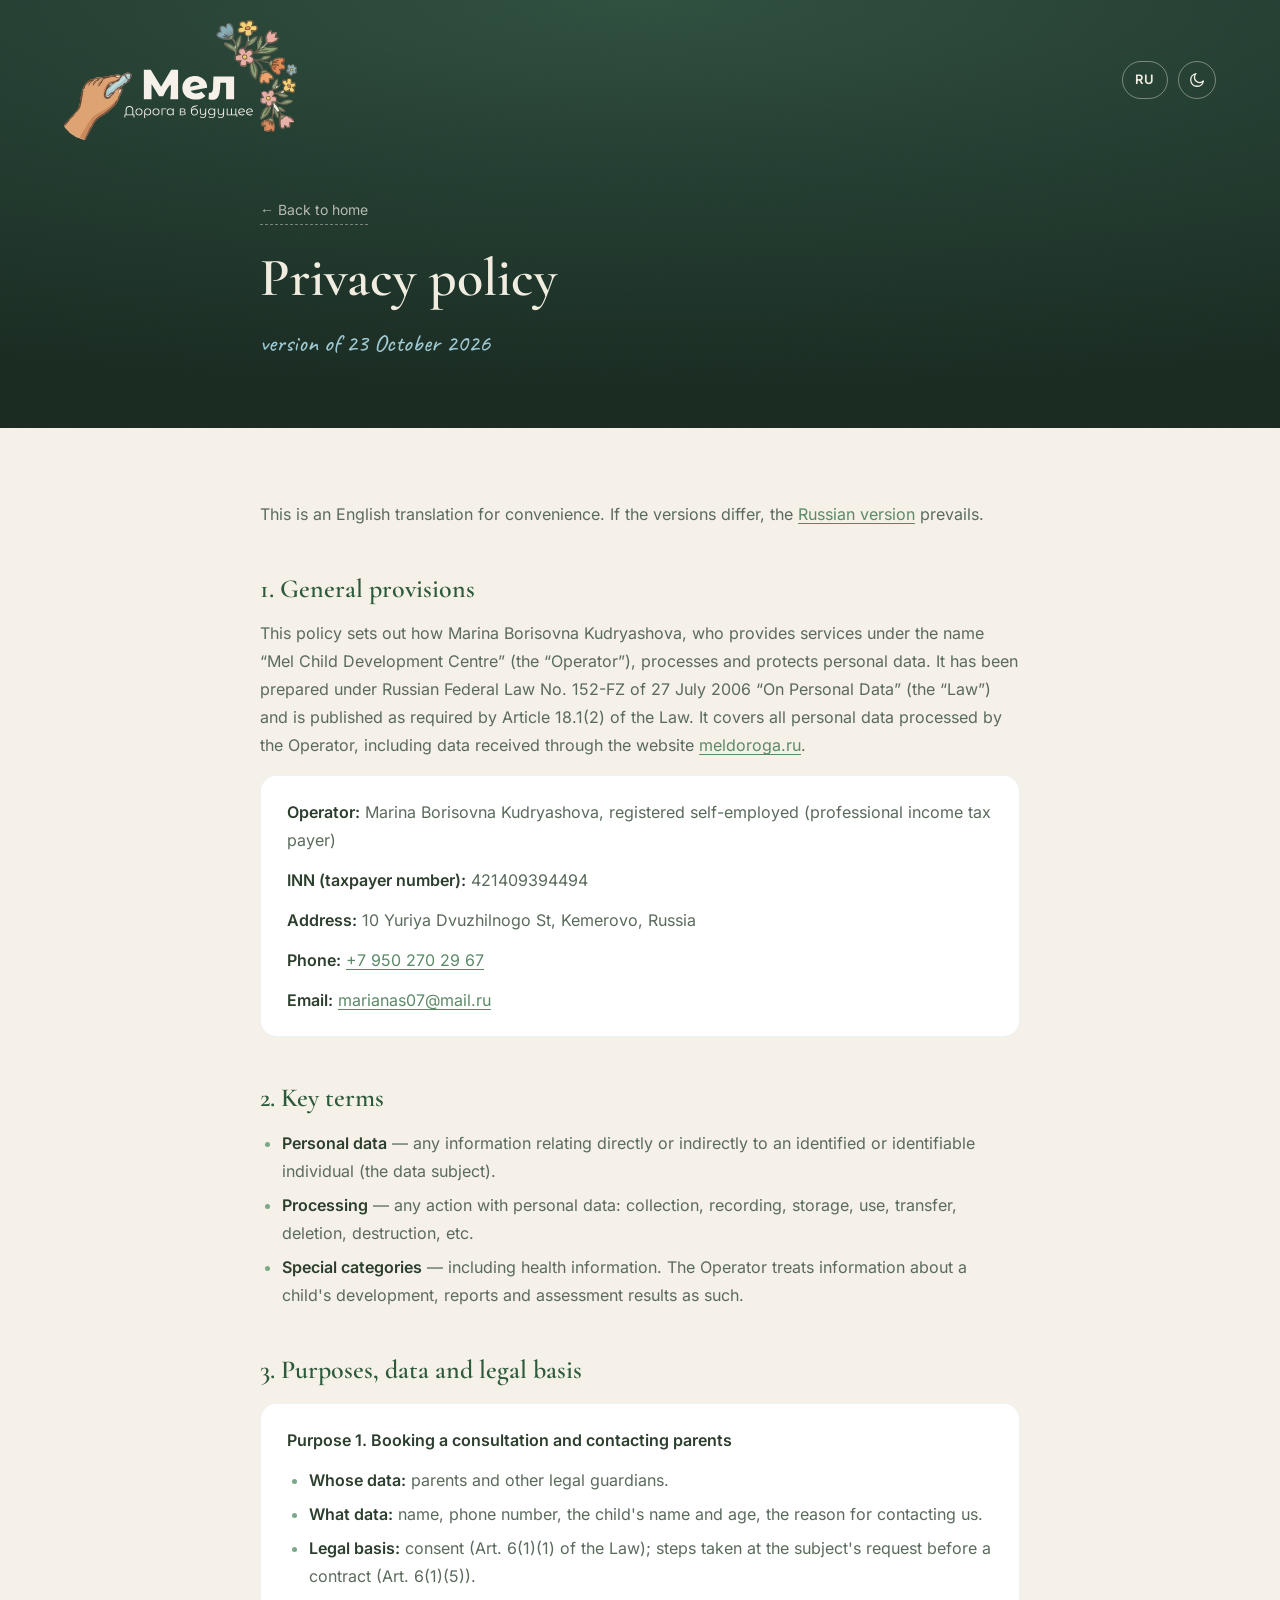
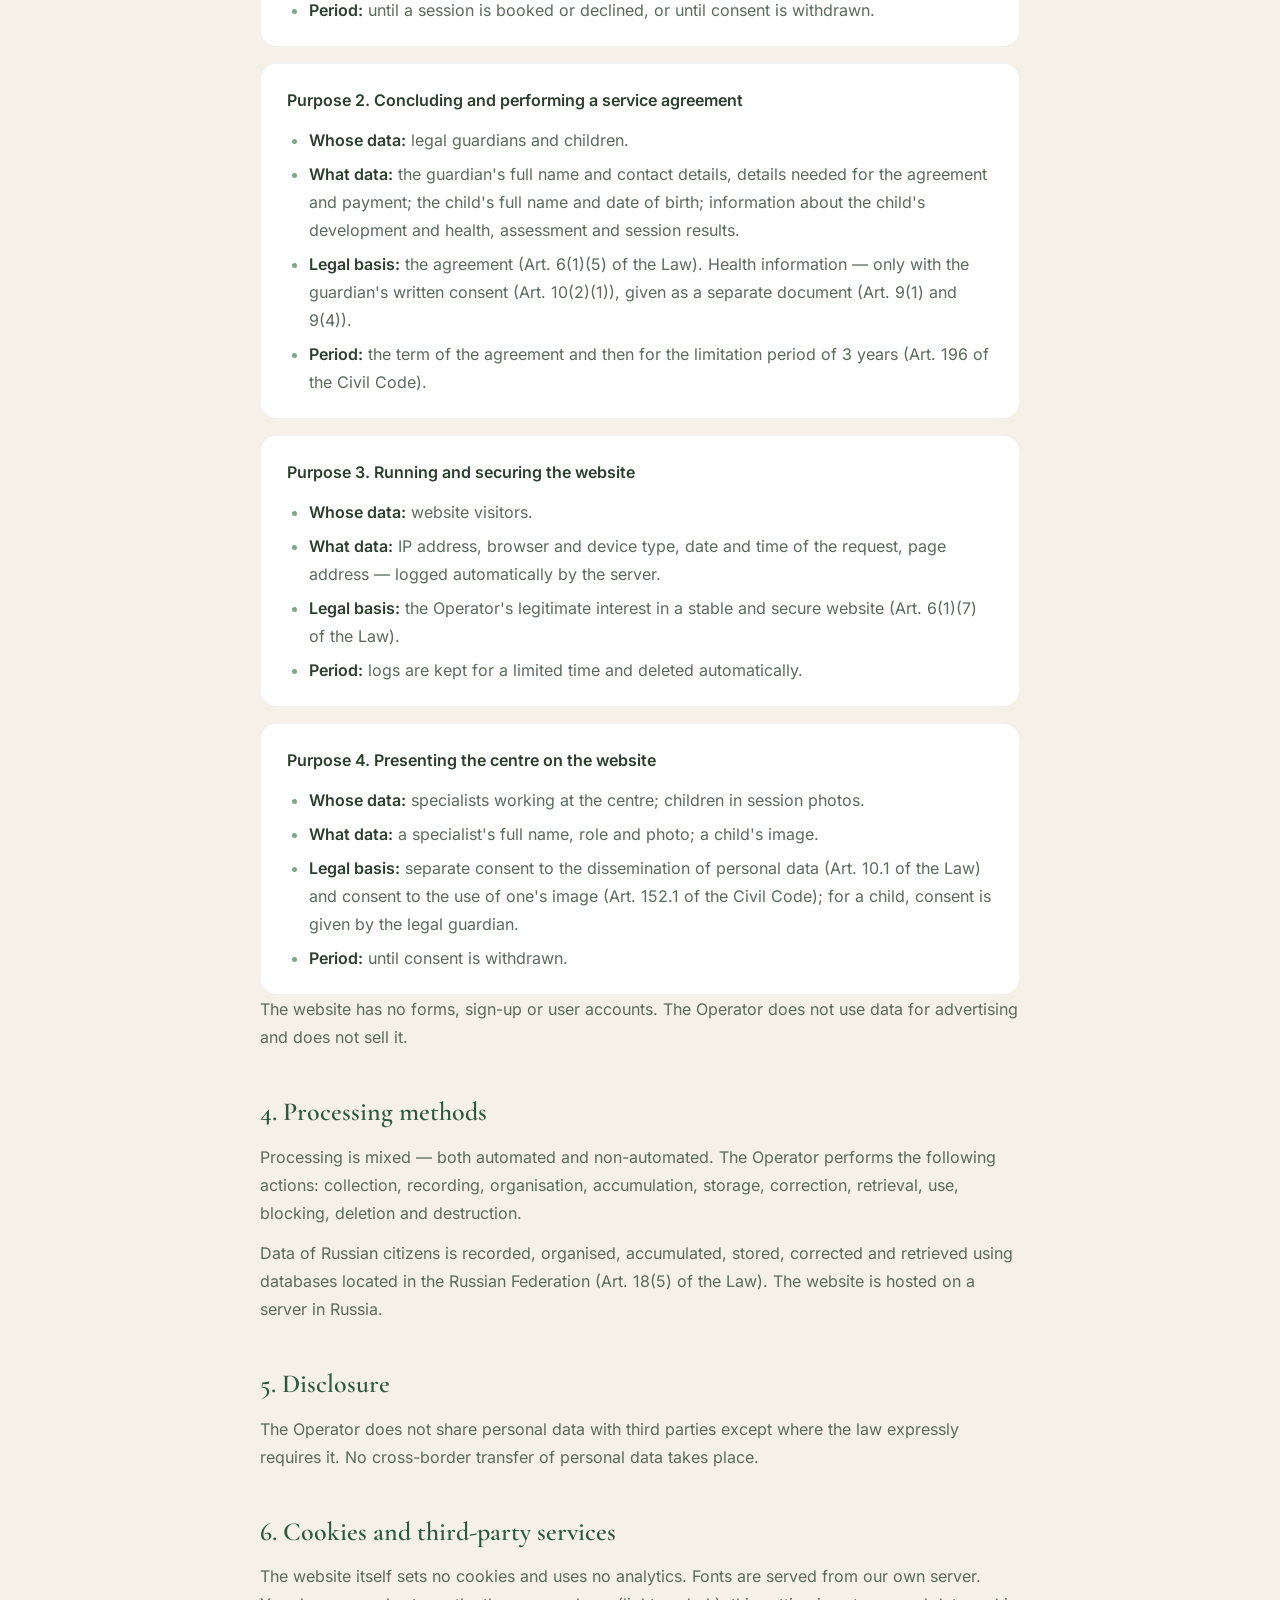
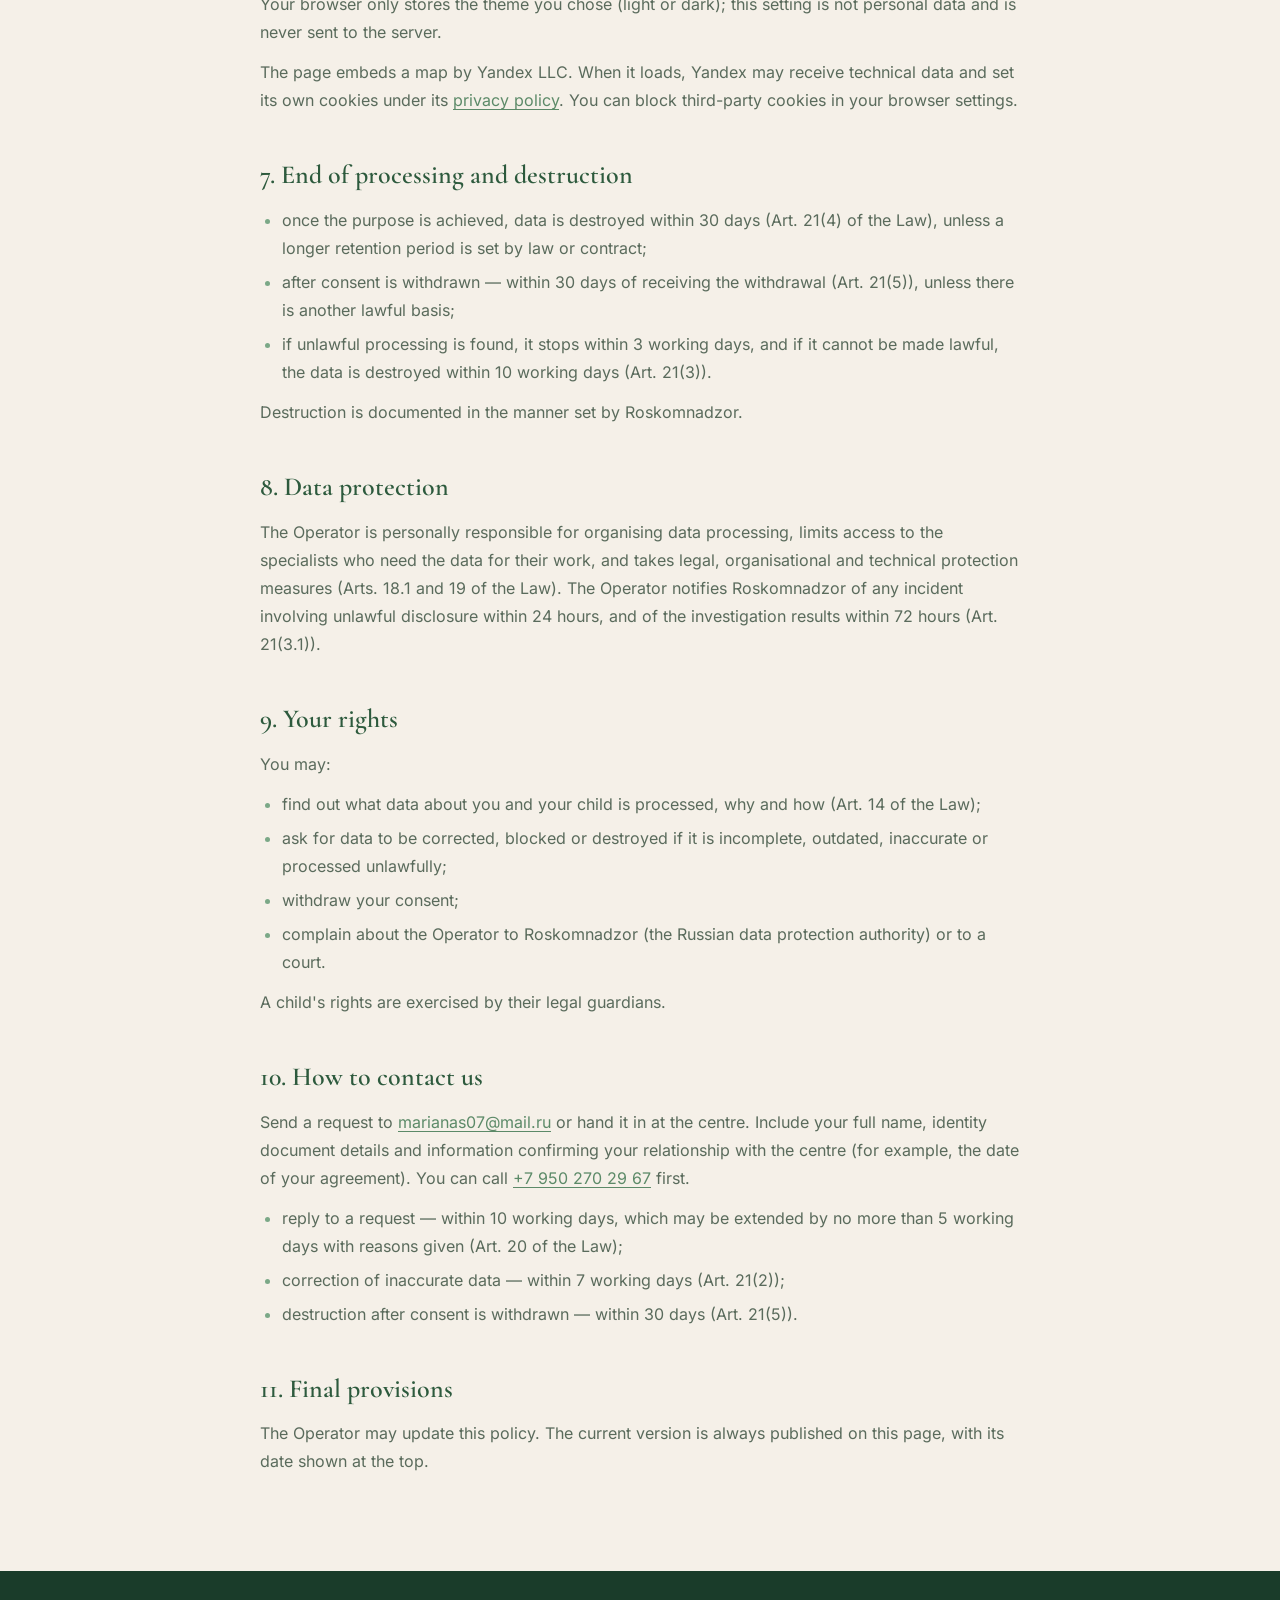
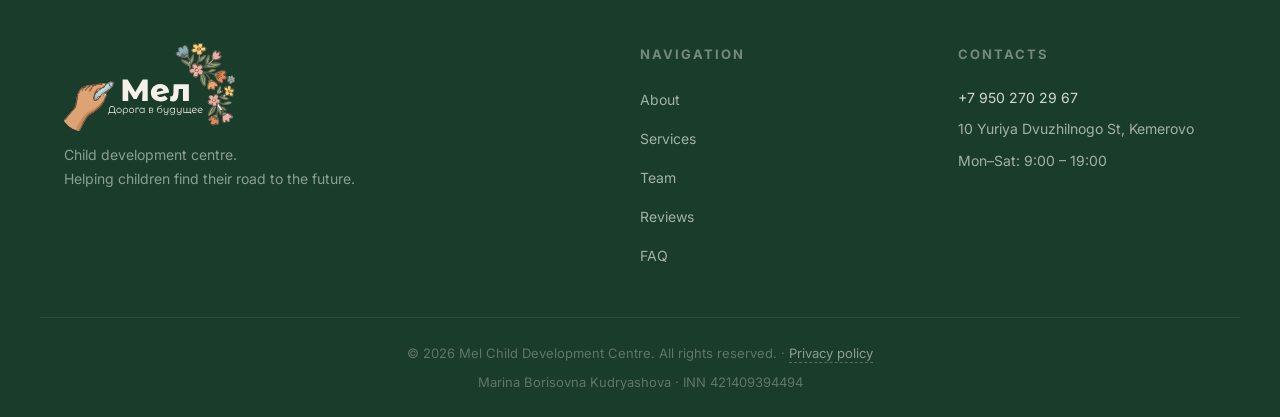
<file: privacy-en.html>
<!DOCTYPE html>
<html lang="en">

<head>
    <meta charset="UTF-8" />
    <meta name="viewport" content="width=device-width, initial-scale=1.0" />
    <title>Privacy policy — Mel Child Development Centre</title>
    <meta name="description"
        content="Privacy policy of Mel Child Development Centre (Kemerovo): what data we receive, why, and how we protect it." />
    <link rel="icon" href="/favicon.ico" type="image/x-icon">
    <link rel="alternate" hreflang="ru" href="https://meldoroga.ru/privacy" />
    <link rel="alternate" hreflang="en" href="https://meldoroga.ru/en/privacy" />
    <!-- Theme is set before first paint so the page does not flash light -->
    <script>
        (function () { var t; try { t = localStorage.getItem('theme'); } catch (e) { } if (t !== 'dark' && t !== 'light') { t = matchMedia('(prefers-color-scheme: dark)').matches ? 'dark' : 'light'; } document.documentElement.dataset.theme = t; })();
    </script>

    <link rel="stylesheet" href="style.css?v=35" />
</head>

<body>
    <!-- ═══════════════ HEADER ═══════════════ -->
    <header class="header" id="header">
        <div class="container header__inner">
            <a href="/en" class="logo">
                <img src="/logo_footer.svg" alt="Mel logo — home" class="logo__image">
            </a>

            <div class="header__tools">
                <a href="/privacy" class="tool-btn" hreflang="ru" lang="ru" aria-label="Русская версия">RU</a>
                <button type="button" class="tool-btn theme-toggle" id="theme-toggle" aria-pressed="false"
                    aria-label="Switch to dark theme">
                    <svg class="i-moon" viewBox="0 0 24 24" aria-hidden="true">
                        <path d="M20.5 13.4A8.5 8.5 0 1 1 10.6 3.5a6.6 6.6 0 0 0 9.9 9.9z" />
                    </svg>
                    <svg class="i-sun" viewBox="0 0 24 24" aria-hidden="true">
                        <circle cx="12" cy="12" r="4.2" />
                        <path d="M12 2.5v2M12 19.5v2M5.3 5.3l1.4 1.4M17.3 17.3l1.4 1.4M2.5 12h2M19.5 12h2M5.3 18.7l1.4-1.4M17.3 6.7l1.4-1.4" />
                    </svg>
                </button>
            </div>
        </div>
    </header>

    <main>
        <section class="legal-hero">
            <div class="container">
                <a href="/en" class="legal-hero__back">← Back to home</a>
                <h1 class="legal-hero__title">Privacy policy</h1>
                <p class="legal-hero__meta">version of 23 October 2026</p>
            </div>
        </section>

        <section class="legal">
            <div class="container">
                <article class="legal__body">
                    <p>This is an English translation for convenience. If the versions differ, the
                        <a href="/privacy" hreflang="ru">Russian version</a> prevails.</p>

                    <h2>1. General provisions</h2>
                    <p>This policy sets out how Marina Borisovna Kudryashova, who provides services under the name
                        “Mel Child Development Centre” (the “Operator”), processes and protects personal data. It has been prepared under Russian Federal Law No. 152-FZ of 27 July 2006 “On
                        Personal Data” (the “Law”) and is published as required by Article 18.1(2) of the Law. It
                        covers all personal data processed by the Operator, including data received through the
                        website <a href="https://meldoroga.ru/en">meldoroga.ru</a>.</p>
                    <div class="legal__card">
                        <p><strong>Operator:</strong> Marina Borisovna Kudryashova, registered self-employed
                            (professional income tax payer)</p>
                        <p><strong>INN (taxpayer number):</strong> 421409394494</p>
                        <p><strong>Address:</strong> 10 Yuriya Dvuzhilnogo St, Kemerovo, Russia</p>
                        <p><strong>Phone:</strong> <a href="tel:+79502702967">+7 950 270 29 67</a></p>
                        <p><strong>Email:</strong> <a href="mailto:marianas07@mail.ru">marianas07@mail.ru</a></p>
                    </div>

                    <h2>2. Key terms</h2>
                    <ul>
                        <li><strong>Personal data</strong> — any information relating directly or indirectly to an
                            identified or identifiable individual (the data subject).</li>
                        <li><strong>Processing</strong> — any action with personal data: collection, recording,
                            storage, use, transfer, deletion, destruction, etc.</li>
                        <li><strong>Special categories</strong> — including health information. The Operator treats
                            information about a child's development, reports and assessment results as such.</li>
                    </ul>

                    <h2>3. Purposes, data and legal basis</h2>

                    <div class="legal__card">
                        <p><strong>Purpose 1. Booking a consultation and contacting parents</strong></p>
                        <ul>
                            <li><strong>Whose data:</strong> parents and other legal guardians.</li>
                            <li><strong>What data:</strong> name, phone number, the child's name and age, the reason for
                                contacting us.</li>
                            <li><strong>Legal basis:</strong> consent (Art. 6(1)(1) of the Law); steps taken at the
                                subject's request before a contract (Art. 6(1)(5)).</li>
                            <li><strong>Period:</strong> until a session is booked or declined, or until consent is
                                withdrawn.</li>
                        </ul>
                    </div>

                    <div class="legal__card">
                        <p><strong>Purpose 2. Concluding and performing a service agreement</strong></p>
                        <ul>
                            <li><strong>Whose data:</strong> legal guardians and children.</li>
                            <li><strong>What data:</strong> the guardian's full name and contact details, details needed
                                for the agreement and payment; the child's full name and date of birth; information
                                about the child's development and health, assessment and session results.</li>
                            <li><strong>Legal basis:</strong> the agreement (Art. 6(1)(5) of the Law). Health
                                information — only with the guardian's written consent (Art. 10(2)(1)), given as a
                                separate document (Art. 9(1) and 9(4)).</li>
                            <li><strong>Period:</strong> the term of the agreement and then for the limitation
                                period of 3 years (Art. 196 of the Civil Code).</li>
                        </ul>
                    </div>

                    <div class="legal__card">
                        <p><strong>Purpose 3. Running and securing the website</strong></p>
                        <ul>
                            <li><strong>Whose data:</strong> website visitors.</li>
                            <li><strong>What data:</strong> IP address, browser and device type, date and time of the
                                request, page address — logged automatically by the server.</li>
                            <li><strong>Legal basis:</strong> the Operator's legitimate interest in a stable and secure
                                website (Art. 6(1)(7) of the Law).</li>
                            <li><strong>Period:</strong> logs are kept for a limited time and deleted automatically.
                            </li>
                        </ul>
                    </div>

                    <div class="legal__card">
                        <p><strong>Purpose 4. Presenting the centre on the website</strong></p>
                        <ul>
                            <li><strong>Whose data:</strong> specialists working at the centre; children in session
                                photos.</li>
                            <li><strong>What data:</strong> a specialist's full name, role and photo; a child's image.
                            </li>
                            <li><strong>Legal basis:</strong> separate consent to the dissemination of personal data
                                (Art. 10.1 of the Law) and consent to the use of one's image (Art. 152.1 of the Civil
                                Code); for a child, consent is given by the legal guardian.</li>
                            <li><strong>Period:</strong> until consent is withdrawn.</li>
                        </ul>
                    </div>

                    <p>The website has no forms, sign-up or user accounts. The Operator does not use data for
                        advertising and does not sell it.</p>

                    <h2>4. Processing methods</h2>
                    <p>Processing is mixed — both automated and non-automated. The Operator performs the following
                        actions: collection, recording, organisation, accumulation, storage, correction, retrieval,
                        use, blocking, deletion and destruction.</p>
                    <p>Data of Russian citizens is recorded, organised, accumulated, stored, corrected and retrieved
                        using databases located in the Russian Federation (Art. 18(5) of the Law). The website is
                        hosted on a server in Russia.</p>

                    <h2>5. Disclosure</h2>
                    <p>The Operator does not share personal data with third parties except where the law expressly
                        requires it. No cross-border transfer of personal data takes place.</p>

                    <h2>6. Cookies and third-party services</h2>
                    <p>The website itself sets no cookies and uses no analytics. Fonts are served from our own server.
                        Your browser only stores the theme you chose (light or dark); this setting is not personal data
                        and is never sent to the server.</p>
                    <p>The page embeds a map by Yandex LLC. When it loads, Yandex may receive technical data and set
                        its own cookies under its
                        <a href="https://yandex.com/legal/confidential/" target="_blank" rel="noopener">privacy
                            policy</a>. You can block third-party cookies in your browser settings.</p>

                    <h2>7. End of processing and destruction</h2>
                    <ul>
                        <li>once the purpose is achieved, data is destroyed within 30 days (Art. 21(4) of the Law),
                            unless a longer retention period is set by law or contract;</li>
                        <li>after consent is withdrawn — within 30 days of receiving the withdrawal (Art. 21(5)),
                            unless there is another lawful basis;</li>
                        <li>if unlawful processing is found, it stops within 3 working days, and if it cannot be made
                            lawful, the data is destroyed within 10 working days (Art. 21(3)).</li>
                    </ul>
                    <p>Destruction is documented in the manner set by Roskomnadzor.</p>

                    <h2>8. Data protection</h2>
                    <p>The Operator is personally responsible for organising data processing, limits access to the
                        specialists who need the data for their work, and takes legal, organisational and technical protection
                        measures (Arts. 18.1 and 19 of the Law). The Operator notifies Roskomnadzor of any incident
                        involving unlawful disclosure within 24 hours, and of the investigation results within 72 hours
                        (Art. 21(3.1)).</p>

                    <h2>9. Your rights</h2>
                    <p>You may:</p>
                    <ul>
                        <li>find out what data about you and your child is processed, why and how (Art. 14 of the
                            Law);</li>
                        <li>ask for data to be corrected, blocked or destroyed if it is incomplete, outdated, inaccurate
                            or processed unlawfully;</li>
                        <li>withdraw your consent;</li>
                        <li>complain about the Operator to Roskomnadzor (the Russian data protection authority) or to a
                            court.</li>
                    </ul>
                    <p>A child's rights are exercised by their legal guardians.</p>

                    <h2>10. How to contact us</h2>
                    <p>Send a request to <a href="mailto:marianas07@mail.ru">marianas07@mail.ru</a> or hand it in at the centre. Include
                        your full name, identity document details and information confirming your relationship with the
                        centre (for example, the date of your agreement). You can call
                        <a href="tel:+79502702967">+7 950 270 29 67</a> first.</p>
                    <ul>
                        <li>reply to a request — within 10 working days, which may be extended by no more than 5
                            working days with reasons given (Art. 20 of the Law);</li>
                        <li>correction of inaccurate data — within 7 working days (Art. 21(2));</li>
                        <li>destruction after consent is withdrawn — within 30 days (Art. 21(5)).</li>
                    </ul>

                    <h2>11. Final provisions</h2>
                    <p>The Operator may update this policy. The current version is always published on this page, with
                        its date shown at the top.</p>
                </article>
            </div>
        </section>
    </main>

    <!-- ═══════════════ FOOTER ═══════════════ -->
    <footer class="footer">
        <div class="container footer__inner">
            <div class="footer__brand">
                <img src="/logo_footer.svg" alt="Mel logo" class="footer__logo">
                <p class="footer__desc">Child development centre.<br>Helping children find their road to the future.</p>
            </div>
            <div class="footer__links">
                <h4>Navigation</h4>
                <ul>
                    <li><a href="/en#about">About</a></li>
                    <li><a href="/en#services">Services</a></li>
                    <li><a href="/en#specialists">Team</a></li>
                    <li><a href="/en#reviews">Reviews</a></li>
                    <li><a href="/en#faq">FAQ</a></li>
                </ul>
            </div>
            <div class="footer__contacts">
                <h4>Contacts</h4>
                <p><a href="tel:+79502702967">+7 950 270 29 67</a></p>
                <p>10 Yuriya Dvuzhilnogo St, Kemerovo</p>
                <p>Mon–Sat: 9:00 – 19:00</p>
            </div>
        </div>
        <div class="footer__bottom">
            <div class="container">
                <p>© 2026 Mel Child Development Centre. All rights reserved. · <a href="/en/privacy">Privacy policy</a></p>
                <p class="footer__legal">Marina Borisovna Kudryashova · INN 421409394494</p>
            </div>
        </div>
    </footer>

    <script src="script.js?v=9"></script>
</body>

</html>
</file>
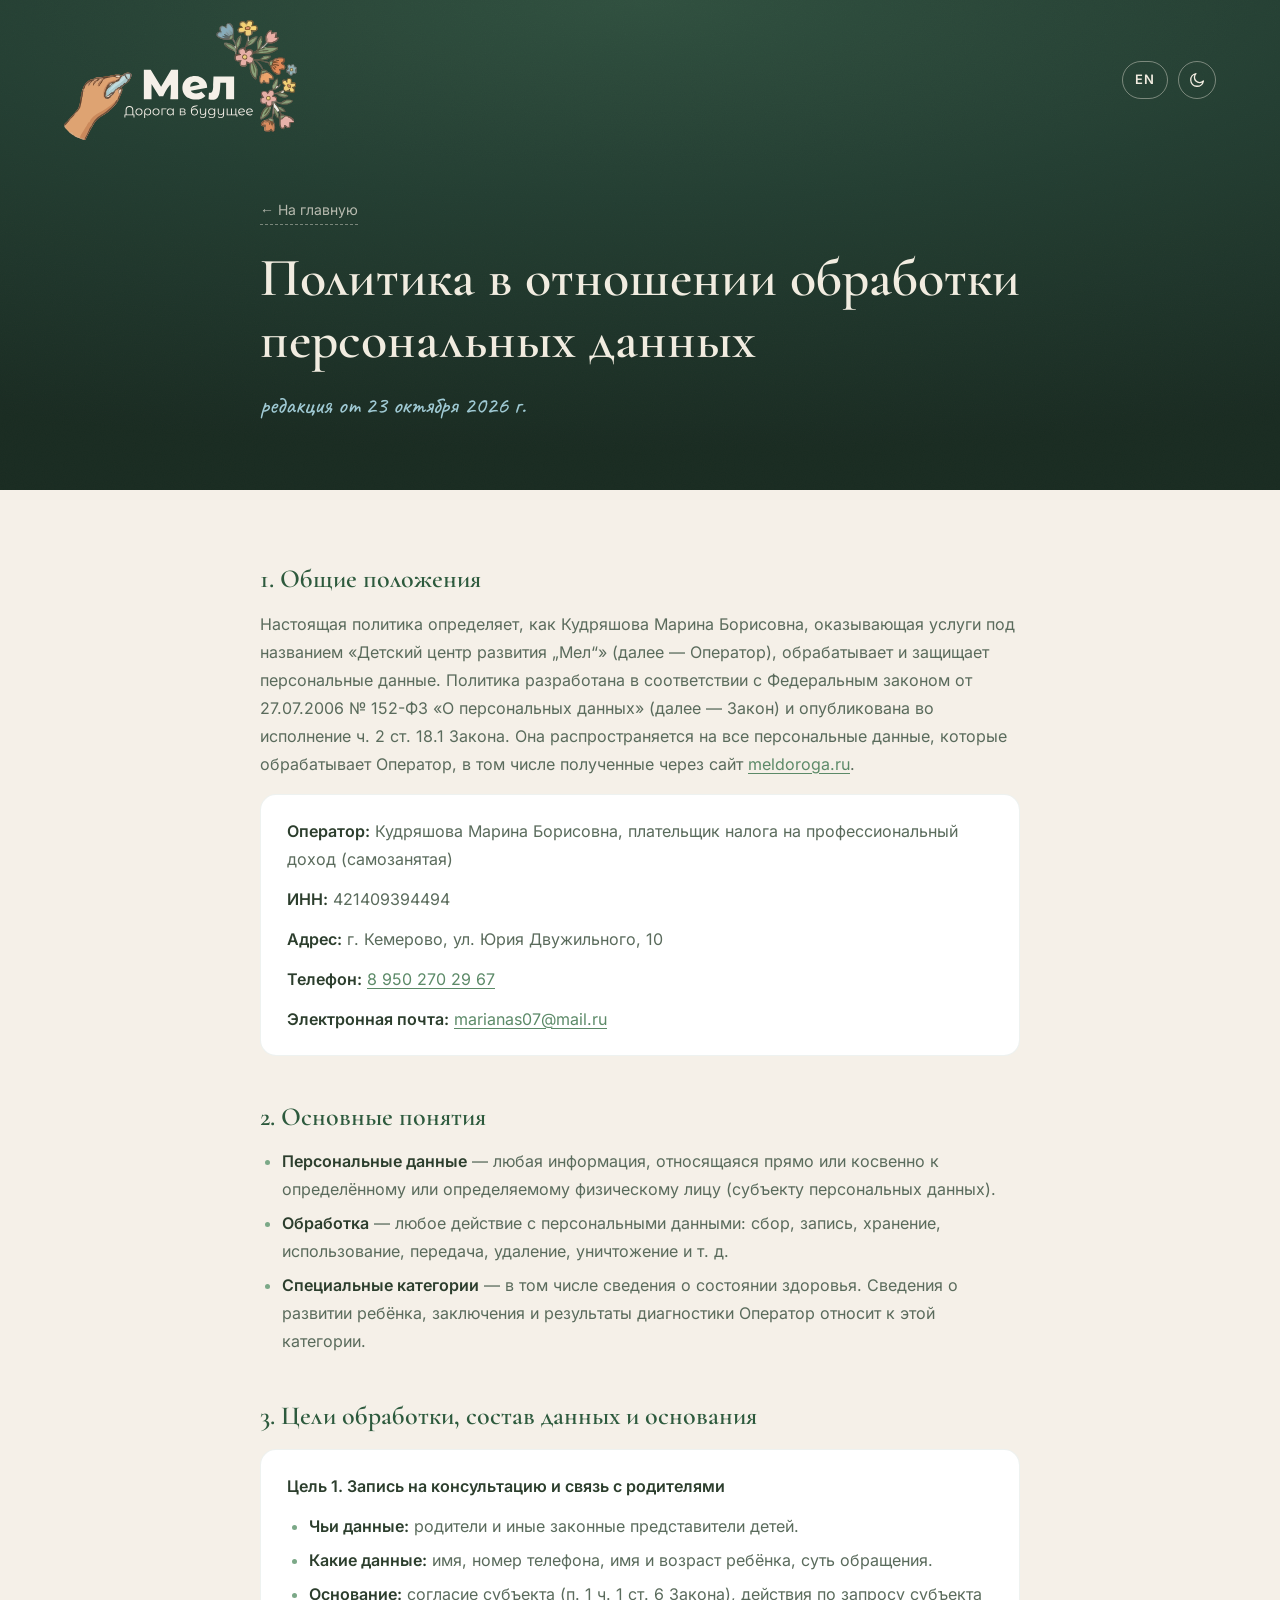
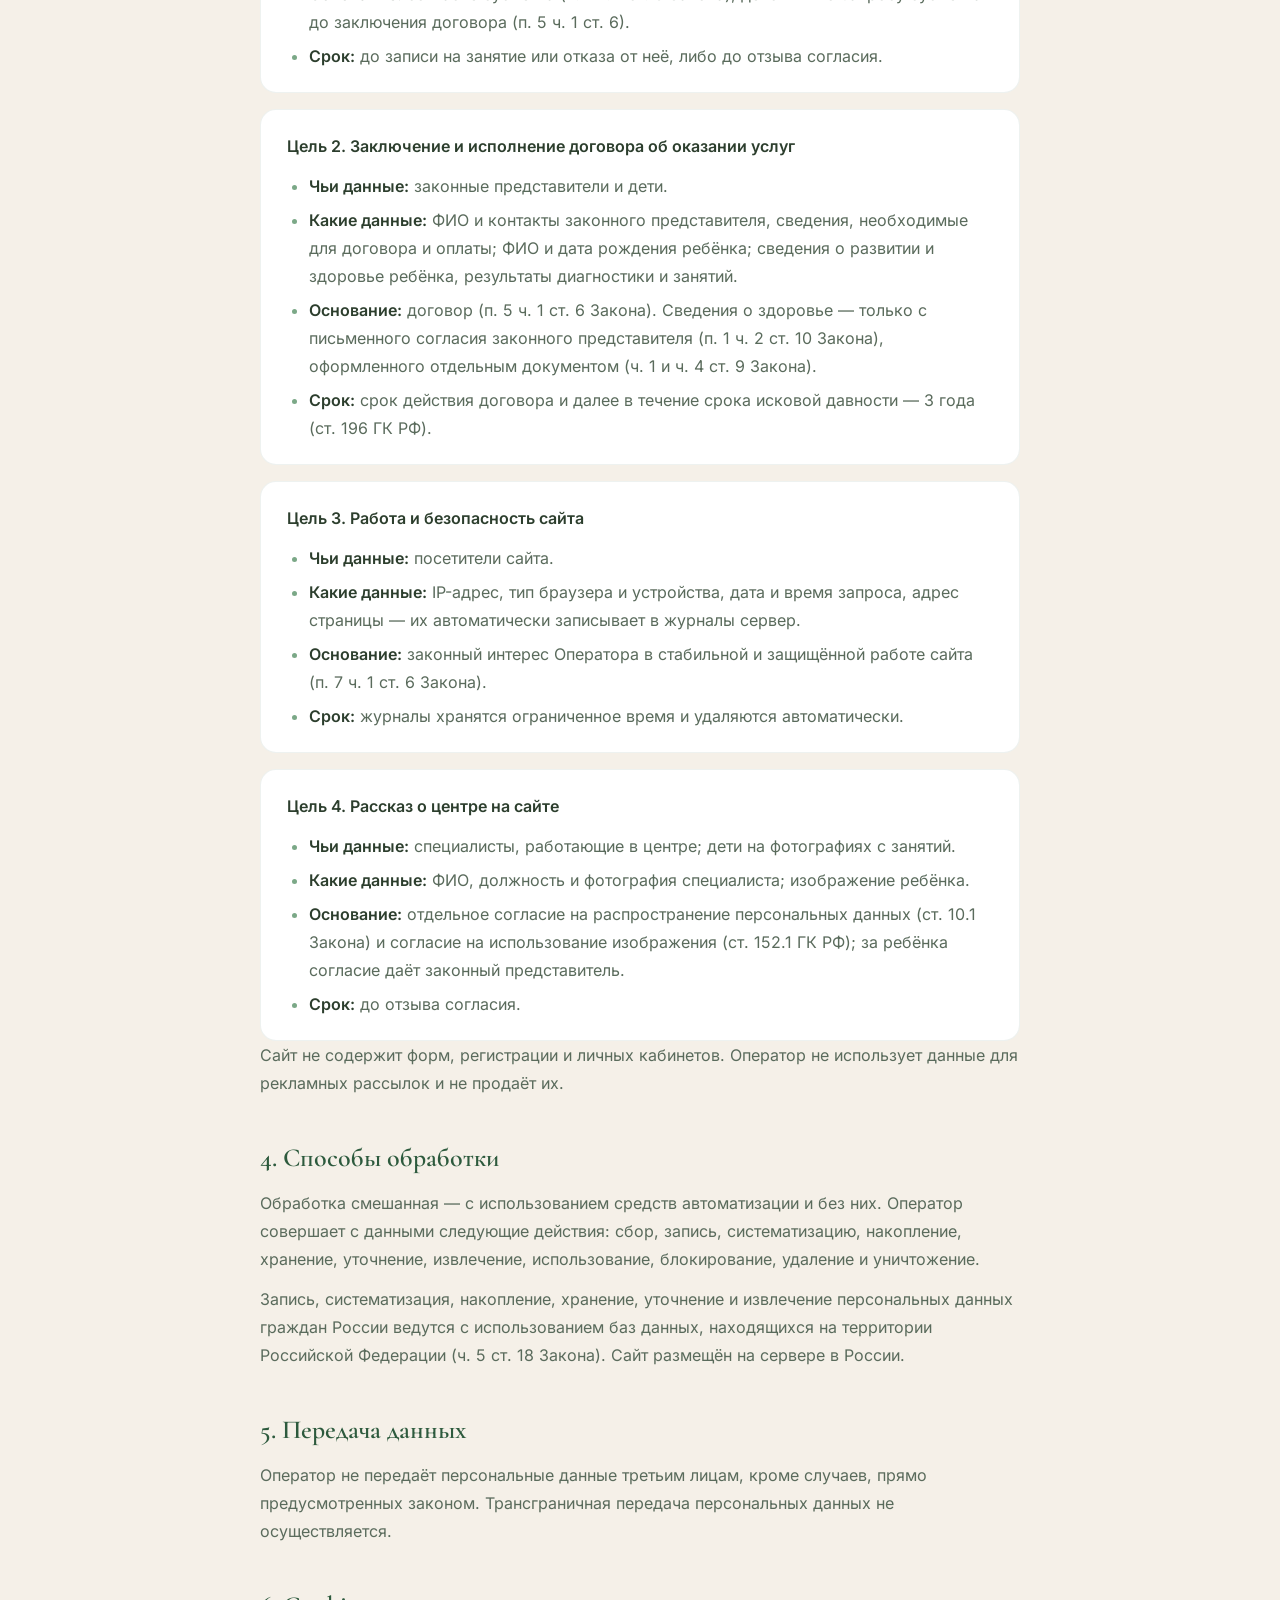
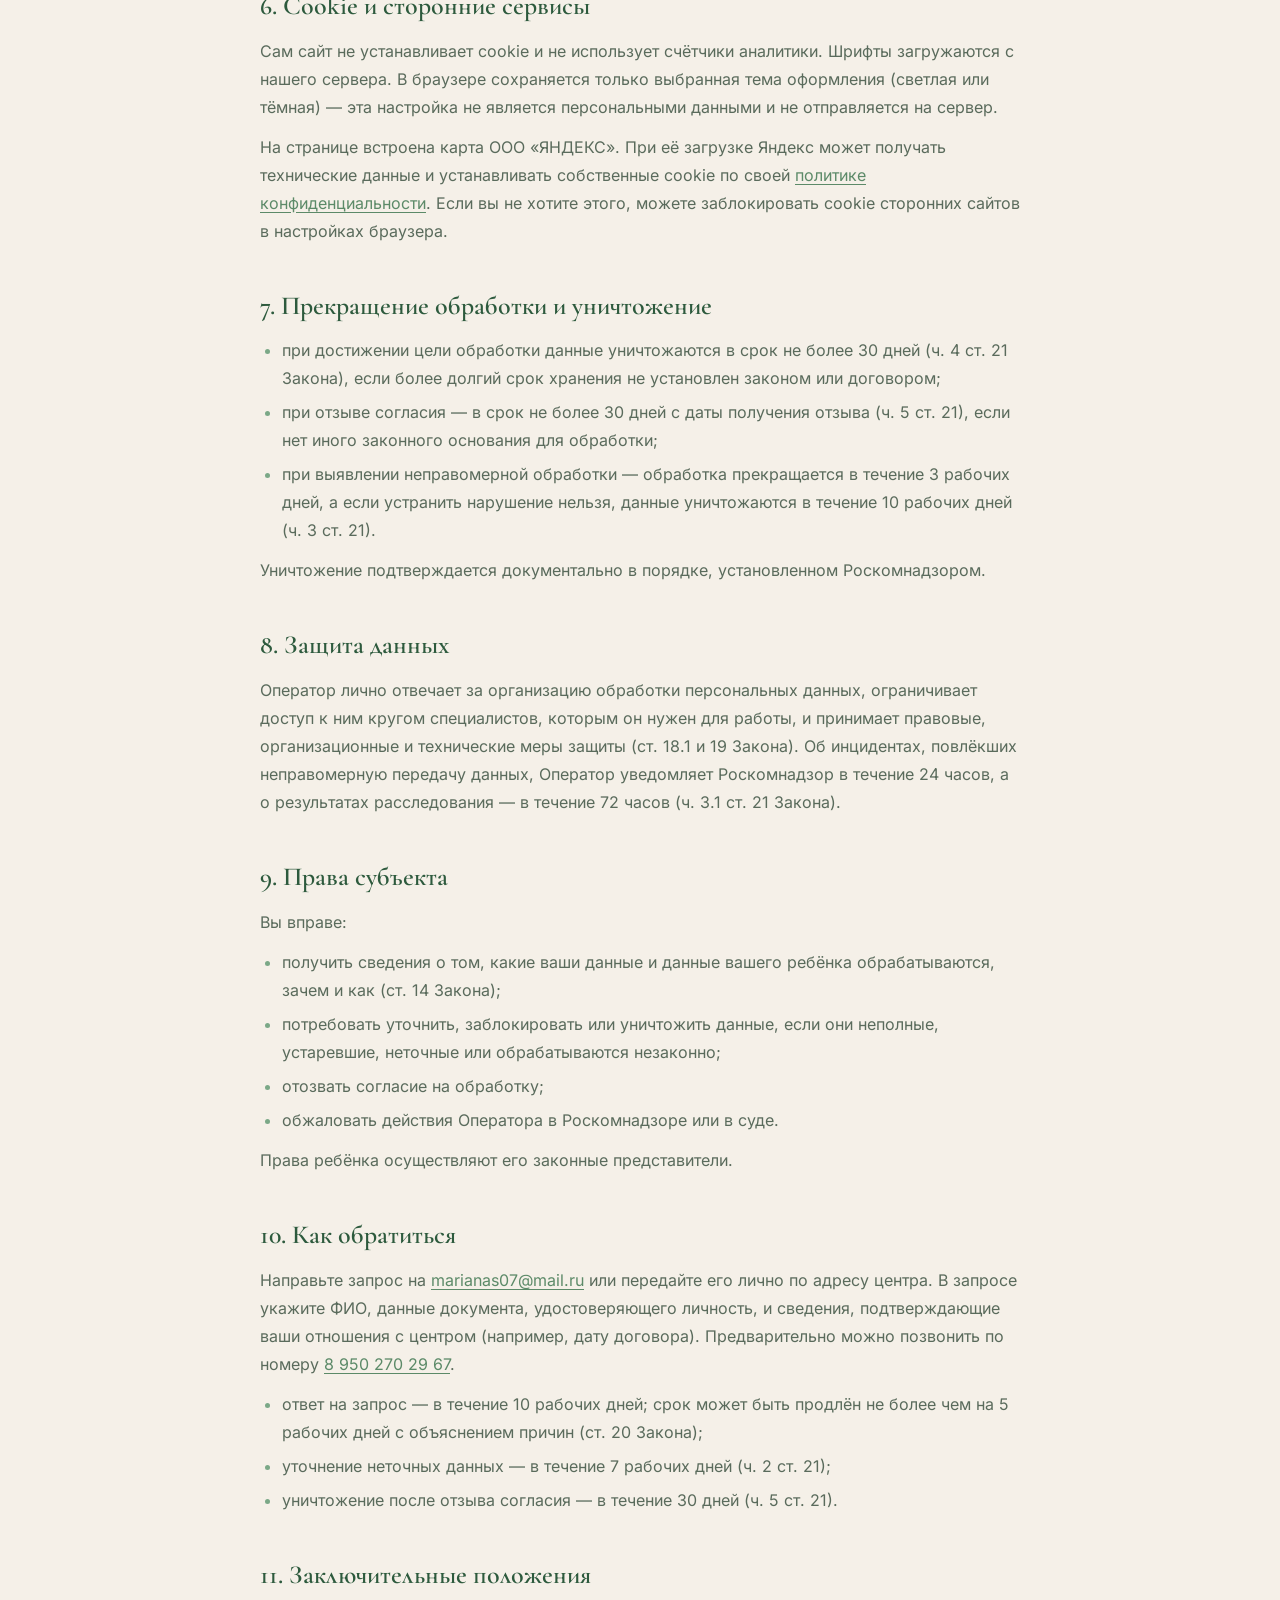
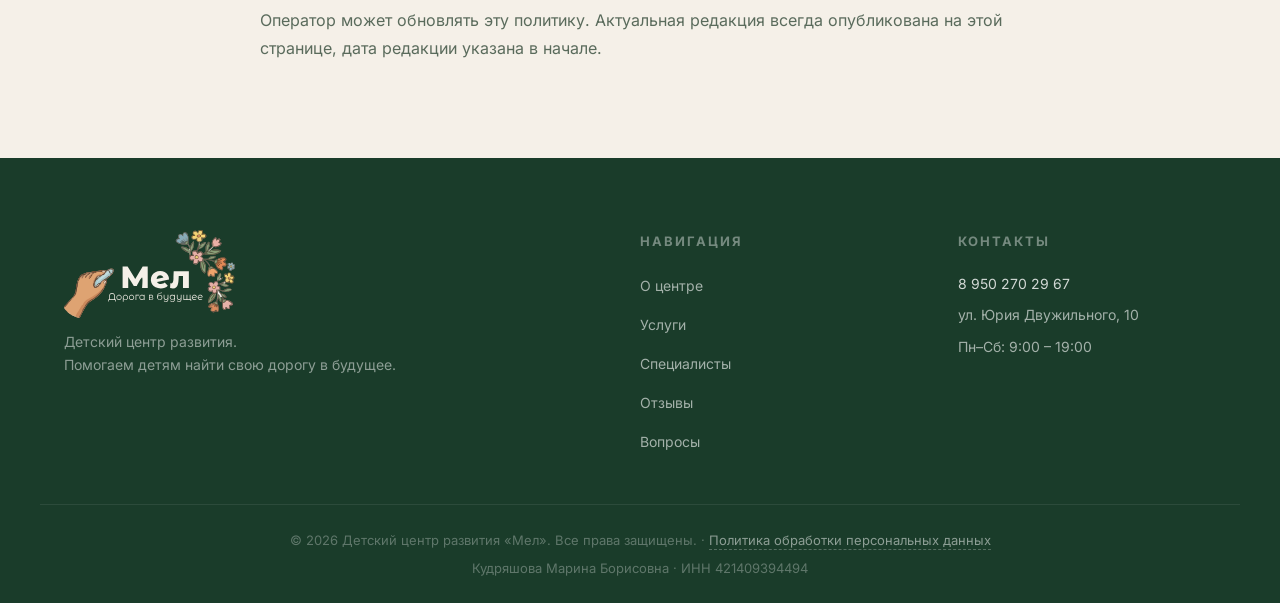
<file: privacy.html>
<!DOCTYPE html>
<html lang="ru">

<head>
    <meta charset="UTF-8" />
    <meta name="viewport" content="width=device-width, initial-scale=1.0" />
    <title>Политика обработки персональных данных — Детский центр «Мел»</title>
    <meta name="description"
        content="Политика обработки персональных данных детского центра развития «Мел» (Кемерово): какие данные мы получаем, зачем и как их защищаем." />
    <link rel="icon" href="/favicon.ico" type="image/x-icon">
    <link rel="alternate" hreflang="ru" href="https://meldoroga.ru/privacy" />
    <link rel="alternate" hreflang="en" href="https://meldoroga.ru/en/privacy" />
    <!-- Тема ставится до отрисовки, чтобы страница не мигала светлым -->
    <script>
        (function () { var t; try { t = localStorage.getItem('theme'); } catch (e) { } if (t !== 'dark' && t !== 'light') { t = matchMedia('(prefers-color-scheme: dark)').matches ? 'dark' : 'light'; } document.documentElement.dataset.theme = t; })();
    </script>

    <link rel="stylesheet" href="style.css?v=35" />
</head>

<body>
    <!-- ═══════════════ HEADER ═══════════════ -->
    <header class="header" id="header">
        <div class="container header__inner">
            <a href="/" class="logo">
                <img src="/logo_footer.svg" alt="Логотип Мел — на главную" class="logo__image">
            </a>

            <div class="header__tools">
                <a href="/en/privacy" class="tool-btn" hreflang="en" lang="en" aria-label="English version">EN</a>
                <button type="button" class="tool-btn theme-toggle" id="theme-toggle" aria-pressed="false"
                    aria-label="Включить тёмную тему">
                    <svg class="i-moon" viewBox="0 0 24 24" aria-hidden="true">
                        <path d="M20.5 13.4A8.5 8.5 0 1 1 10.6 3.5a6.6 6.6 0 0 0 9.9 9.9z" />
                    </svg>
                    <svg class="i-sun" viewBox="0 0 24 24" aria-hidden="true">
                        <circle cx="12" cy="12" r="4.2" />
                        <path d="M12 2.5v2M12 19.5v2M5.3 5.3l1.4 1.4M17.3 17.3l1.4 1.4M2.5 12h2M19.5 12h2M5.3 18.7l1.4-1.4M17.3 6.7l1.4-1.4" />
                    </svg>
                </button>
            </div>
        </div>
    </header>

    <main>
        <section class="legal-hero">
            <div class="container">
                <a href="/" class="legal-hero__back">← На главную</a>
                <h1 class="legal-hero__title">Политика в отношении обработки персональных данных</h1>
                <p class="legal-hero__meta">редакция от 23 октября 2026 г.</p>
            </div>
        </section>

        <section class="legal">
            <div class="container">
                <article class="legal__body">
                    <h2>1. Общие положения</h2>
                    <p>Настоящая политика определяет, как Кудряшова Марина Борисовна, оказывающая услуги под
                        названием «Детский центр развития „Мел“» (далее — Оператор), обрабатывает и защищает
                        персональные данные. Политика разработана в соответствии с Федеральным законом от
                        27.07.2006 № 152-ФЗ «О персональных данных» (далее — Закон) и опубликована во исполнение
                        ч. 2 ст. 18.1 Закона. Она распространяется на все персональные данные, которые обрабатывает
                        Оператор, в том числе полученные через сайт <a href="https://meldoroga.ru/">meldoroga.ru</a>.</p>
                    <div class="legal__card">
                        <p><strong>Оператор:</strong> Кудряшова Марина Борисовна, плательщик налога на
                            профессиональный доход (самозанятая)</p>
                        <p><strong>ИНН:</strong> 421409394494</p>
                        <p><strong>Адрес:</strong> г. Кемерово, ул. Юрия Двужильного, 10</p>
                        <p><strong>Телефон:</strong> <a href="tel:+79502702967">8 950 270 29 67</a></p>
                        <p><strong>Электронная почта:</strong> <a href="mailto:marianas07@mail.ru">marianas07@mail.ru</a></p>
                    </div>

                    <h2>2. Основные понятия</h2>
                    <ul>
                        <li><strong>Персональные данные</strong> — любая информация, относящаяся прямо или косвенно к
                            определённому или определяемому физическому лицу (субъекту персональных данных).</li>
                        <li><strong>Обработка</strong> — любое действие с персональными данными: сбор, запись,
                            хранение, использование, передача, удаление, уничтожение и т. д.</li>
                        <li><strong>Специальные категории</strong> — в том числе сведения о состоянии здоровья.
                            Сведения о развитии ребёнка, заключения и результаты диагностики Оператор относит к этой
                            категории.</li>
                    </ul>

                    <h2>3. Цели обработки, состав данных и основания</h2>

                    <div class="legal__card">
                        <p><strong>Цель 1. Запись на консультацию и связь с родителями</strong></p>
                        <ul>
                            <li><strong>Чьи данные:</strong> родители и иные законные представители детей.</li>
                            <li><strong>Какие данные:</strong> имя, номер телефона, имя и возраст ребёнка, суть
                                обращения.</li>
                            <li><strong>Основание:</strong> согласие субъекта (п. 1 ч. 1 ст. 6 Закона), действия по
                                запросу субъекта до заключения договора (п. 5 ч. 1 ст. 6).</li>
                            <li><strong>Срок:</strong> до записи на занятие или отказа от неё, либо до отзыва
                                согласия.</li>
                        </ul>
                    </div>

                    <div class="legal__card">
                        <p><strong>Цель 2. Заключение и исполнение договора об оказании услуг</strong></p>
                        <ul>
                            <li><strong>Чьи данные:</strong> законные представители и дети.</li>
                            <li><strong>Какие данные:</strong> ФИО и контакты законного представителя, сведения,
                                необходимые для договора и оплаты; ФИО и дата рождения ребёнка; сведения о развитии и
                                здоровье ребёнка, результаты диагностики и занятий.</li>
                            <li><strong>Основание:</strong> договор (п. 5 ч. 1 ст. 6 Закона). Сведения о здоровье —
                                только с письменного согласия законного представителя (п. 1 ч. 2 ст. 10 Закона),
                                оформленного отдельным документом (ч. 1 и ч. 4 ст. 9 Закона).</li>
                            <li><strong>Срок:</strong> срок действия договора и далее в течение срока исковой
                                давности — 3 года (ст. 196 ГК РФ).</li>
                        </ul>
                    </div>

                    <div class="legal__card">
                        <p><strong>Цель 3. Работа и безопасность сайта</strong></p>
                        <ul>
                            <li><strong>Чьи данные:</strong> посетители сайта.</li>
                            <li><strong>Какие данные:</strong> IP-адрес, тип браузера и устройства, дата и время
                                запроса, адрес страницы — их автоматически записывает в журналы сервер.</li>
                            <li><strong>Основание:</strong> законный интерес Оператора в стабильной и защищённой работе
                                сайта (п. 7 ч. 1 ст. 6 Закона).</li>
                            <li><strong>Срок:</strong> журналы хранятся ограниченное время и удаляются автоматически.
                            </li>
                        </ul>
                    </div>

                    <div class="legal__card">
                        <p><strong>Цель 4. Рассказ о центре на сайте</strong></p>
                        <ul>
                            <li><strong>Чьи данные:</strong> специалисты, работающие в центре; дети на фотографиях с
                                занятий.</li>
                            <li><strong>Какие данные:</strong> ФИО, должность и фотография специалиста; изображение
                                ребёнка.</li>
                            <li><strong>Основание:</strong> отдельное согласие на распространение персональных данных
                                (ст. 10.1 Закона) и согласие на использование изображения (ст. 152.1 ГК РФ); за
                                ребёнка согласие даёт законный представитель.</li>
                            <li><strong>Срок:</strong> до отзыва согласия.</li>
                        </ul>
                    </div>

                    <p>Сайт не содержит форм, регистрации и личных кабинетов. Оператор не использует данные для
                        рекламных рассылок и не продаёт их.</p>

                    <h2>4. Способы обработки</h2>
                    <p>Обработка смешанная — с использованием средств автоматизации и без них. Оператор совершает с
                        данными следующие действия: сбор, запись, систематизацию, накопление, хранение, уточнение,
                        извлечение, использование, блокирование, удаление и уничтожение.</p>
                    <p>Запись, систематизация, накопление, хранение, уточнение и извлечение персональных данных граждан
                        России ведутся с использованием баз данных, находящихся на территории Российской Федерации
                        (ч. 5 ст. 18 Закона). Сайт размещён на сервере в России.</p>

                    <h2>5. Передача данных</h2>
                    <p>Оператор не передаёт персональные данные третьим лицам, кроме случаев, прямо предусмотренных
                        законом. Трансграничная передача персональных данных не осуществляется.</p>

                    <h2>6. Cookie и сторонние сервисы</h2>
                    <p>Сам сайт не устанавливает cookie и не использует счётчики аналитики. Шрифты загружаются с
                        нашего сервера. В браузере сохраняется только выбранная тема оформления (светлая или тёмная) —
                        эта настройка не является персональными данными и не отправляется на сервер.</p>
                    <p>На странице встроена карта ООО «ЯНДЕКС». При её загрузке Яндекс может получать технические
                        данные и устанавливать собственные cookie по своей
                        <a href="https://yandex.ru/legal/confidential/" target="_blank" rel="noopener">политике
                            конфиденциальности</a>. Если вы не хотите этого, можете заблокировать cookie сторонних
                        сайтов в настройках браузера.</p>

                    <h2>7. Прекращение обработки и уничтожение</h2>
                    <ul>
                        <li>при достижении цели обработки данные уничтожаются в срок не более 30 дней (ч. 4 ст. 21
                            Закона), если более долгий срок хранения не установлен законом или договором;</li>
                        <li>при отзыве согласия — в срок не более 30 дней с даты получения отзыва (ч. 5 ст. 21), если
                            нет иного законного основания для обработки;</li>
                        <li>при выявлении неправомерной обработки — обработка прекращается в течение 3 рабочих дней, а
                            если устранить нарушение нельзя, данные уничтожаются в течение 10 рабочих дней (ч. 3
                            ст. 21).</li>
                    </ul>
                    <p>Уничтожение подтверждается документально в порядке, установленном Роскомнадзором.</p>

                    <h2>8. Защита данных</h2>
                    <p>Оператор лично отвечает за организацию обработки персональных данных, ограничивает доступ к
                        ним кругом специалистов, которым он нужен для работы, и принимает правовые,
                        организационные и технические меры защиты (ст. 18.1 и 19 Закона). Об инцидентах, повлёкших
                        неправомерную передачу данных, Оператор уведомляет Роскомнадзор в течение 24 часов, а о
                        результатах расследования — в течение 72 часов (ч. 3.1 ст. 21 Закона).</p>

                    <h2>9. Права субъекта</h2>
                    <p>Вы вправе:</p>
                    <ul>
                        <li>получить сведения о том, какие ваши данные и данные вашего ребёнка обрабатываются, зачем и
                            как (ст. 14 Закона);</li>
                        <li>потребовать уточнить, заблокировать или уничтожить данные, если они неполные, устаревшие,
                            неточные или обрабатываются незаконно;</li>
                        <li>отозвать согласие на обработку;</li>
                        <li>обжаловать действия Оператора в Роскомнадзоре или в суде.</li>
                    </ul>
                    <p>Права ребёнка осуществляют его законные представители.</p>

                    <h2>10. Как обратиться</h2>
                    <p>Направьте запрос на <a href="mailto:marianas07@mail.ru">marianas07@mail.ru</a> или передайте его лично по адресу
                        центра. В запросе укажите ФИО, данные документа, удостоверяющего личность, и сведения,
                        подтверждающие ваши отношения с центром (например, дату договора). Предварительно можно
                        позвонить по номеру <a href="tel:+79502702967">8 950 270 29 67</a>.</p>
                    <ul>
                        <li>ответ на запрос — в течение 10 рабочих дней; срок может быть продлён не более чем на
                            5 рабочих дней с объяснением причин (ст. 20 Закона);</li>
                        <li>уточнение неточных данных — в течение 7 рабочих дней (ч. 2 ст. 21);</li>
                        <li>уничтожение после отзыва согласия — в течение 30 дней (ч. 5 ст. 21).</li>
                    </ul>

                    <h2>11. Заключительные положения</h2>
                    <p>Оператор может обновлять эту политику. Актуальная редакция всегда опубликована на этой
                        странице, дата редакции указана в начале.</p>
                </article>
            </div>
        </section>
    </main>

    <!-- ═══════════════ FOOTER ═══════════════ -->
    <footer class="footer">
        <div class="container footer__inner">
            <div class="footer__brand">
                <img src="/logo_footer.svg" alt="Логотип Мел" class="footer__logo">
                <p class="footer__desc">Детский центр развития.<br>Помогаем детям найти свою дорогу в будущее.</p>
            </div>
            <div class="footer__links">
                <h4>Навигация</h4>
                <ul>
                    <li><a href="/#about">О центре</a></li>
                    <li><a href="/#services">Услуги</a></li>
                    <li><a href="/#specialists">Специалисты</a></li>
                    <li><a href="/#reviews">Отзывы</a></li>
                    <li><a href="/#faq">Вопросы</a></li>
                </ul>
            </div>
            <div class="footer__contacts">
                <h4>Контакты</h4>
                <p><a href="tel:+79502702967">8 950 270 29 67</a></p>
                <p>ул. Юрия Двужильного, 10</p>
                <p>Пн–Сб: 9:00 – 19:00</p>
            </div>
        </div>
        <div class="footer__bottom">
            <div class="container">
                <p>© 2026 Детский центр развития «Мел». Все права защищены. · <a href="/privacy">Политика обработки персональных данных</a></p>
                <p class="footer__legal">Кудряшова Марина Борисовна · ИНН 421409394494</p>
            </div>
        </div>
    </footer>

    <script src="script.js?v=9"></script>
</body>

</html>
</file>
<file: style.css>
/* ════════════════════════════════════════════════════
   Детский центр развития «Мел» — Premium Stylesheet
   ════════════════════════════════════════════════════ */

/* ── Шрифты ──
   Лежат на нашем сервере (папка fonts/), а не грузятся с Google:
   так IP посетителей не уходит за границу (152-ФЗ, ст. 12).
   Шрифты распространяются по лицензии SIL Open Font License. */
/* Caveat — cyrillic-ext */
@font-face {
  font-family: 'Caveat';
  font-style: normal;
  font-weight: 500;
  font-display: swap;
  src: url(/fonts/caveat-cyrillic-ext.woff2) format('woff2');
  unicode-range: U+0460-052F, U+1C80-1C8A, U+20B4, U+2DE0-2DFF, U+A640-A69F, U+FE2E-FE2F;
}
/* Caveat — cyrillic */
@font-face {
  font-family: 'Caveat';
  font-style: normal;
  font-weight: 500;
  font-display: swap;
  src: url(/fonts/caveat-cyrillic.woff2) format('woff2');
  unicode-range: U+0301, U+0400-045F, U+0490-0491, U+04B0-04B1, U+2116;
}
/* Caveat — latin-ext */
@font-face {
  font-family: 'Caveat';
  font-style: normal;
  font-weight: 500;
  font-display: swap;
  src: url(/fonts/caveat-latin-ext.woff2) format('woff2');
  unicode-range: U+0100-02BA, U+02BD-02C5, U+02C7-02CC, U+02CE-02D7, U+02DD-02FF, U+0304, U+0308, U+0329, U+1D00-1DBF, U+1E00-1E9F, U+1EF2-1EFF, U+2020, U+20A0-20AB, U+20AD-20C4, U+2113, U+2C60-2C7F, U+A720-A7FF;
}
/* Caveat — latin */
@font-face {
  font-family: 'Caveat';
  font-style: normal;
  font-weight: 500;
  font-display: swap;
  src: url(/fonts/caveat-latin.woff2) format('woff2');
  unicode-range: U+0000-00FF, U+0131, U+0152-0153, U+02BB-02BC, U+02C6, U+02DA, U+02DC, U+0304, U+0308, U+0329, U+2000-206F, U+20AC, U+2122, U+2191, U+2193, U+2212, U+2215, U+FEFF, U+FFFD;
}
/* Caveat — cyrillic-ext */
@font-face {
  font-family: 'Caveat';
  font-style: normal;
  font-weight: 600;
  font-display: swap;
  src: url(/fonts/caveat-cyrillic-ext.woff2) format('woff2');
  unicode-range: U+0460-052F, U+1C80-1C8A, U+20B4, U+2DE0-2DFF, U+A640-A69F, U+FE2E-FE2F;
}
/* Caveat — cyrillic */
@font-face {
  font-family: 'Caveat';
  font-style: normal;
  font-weight: 600;
  font-display: swap;
  src: url(/fonts/caveat-cyrillic.woff2) format('woff2');
  unicode-range: U+0301, U+0400-045F, U+0490-0491, U+04B0-04B1, U+2116;
}
/* Caveat — latin-ext */
@font-face {
  font-family: 'Caveat';
  font-style: normal;
  font-weight: 600;
  font-display: swap;
  src: url(/fonts/caveat-latin-ext.woff2) format('woff2');
  unicode-range: U+0100-02BA, U+02BD-02C5, U+02C7-02CC, U+02CE-02D7, U+02DD-02FF, U+0304, U+0308, U+0329, U+1D00-1DBF, U+1E00-1E9F, U+1EF2-1EFF, U+2020, U+20A0-20AB, U+20AD-20C4, U+2113, U+2C60-2C7F, U+A720-A7FF;
}
/* Caveat — latin */
@font-face {
  font-family: 'Caveat';
  font-style: normal;
  font-weight: 600;
  font-display: swap;
  src: url(/fonts/caveat-latin.woff2) format('woff2');
  unicode-range: U+0000-00FF, U+0131, U+0152-0153, U+02BB-02BC, U+02C6, U+02DA, U+02DC, U+0304, U+0308, U+0329, U+2000-206F, U+20AC, U+2122, U+2191, U+2193, U+2212, U+2215, U+FEFF, U+FFFD;
}
/* Caveat — cyrillic-ext */
@font-face {
  font-family: 'Caveat';
  font-style: normal;
  font-weight: 700;
  font-display: swap;
  src: url(/fonts/caveat-cyrillic-ext.woff2) format('woff2');
  unicode-range: U+0460-052F, U+1C80-1C8A, U+20B4, U+2DE0-2DFF, U+A640-A69F, U+FE2E-FE2F;
}
/* Caveat — cyrillic */
@font-face {
  font-family: 'Caveat';
  font-style: normal;
  font-weight: 700;
  font-display: swap;
  src: url(/fonts/caveat-cyrillic.woff2) format('woff2');
  unicode-range: U+0301, U+0400-045F, U+0490-0491, U+04B0-04B1, U+2116;
}
/* Caveat — latin-ext */
@font-face {
  font-family: 'Caveat';
  font-style: normal;
  font-weight: 700;
  font-display: swap;
  src: url(/fonts/caveat-latin-ext.woff2) format('woff2');
  unicode-range: U+0100-02BA, U+02BD-02C5, U+02C7-02CC, U+02CE-02D7, U+02DD-02FF, U+0304, U+0308, U+0329, U+1D00-1DBF, U+1E00-1E9F, U+1EF2-1EFF, U+2020, U+20A0-20AB, U+20AD-20C4, U+2113, U+2C60-2C7F, U+A720-A7FF;
}
/* Caveat — latin */
@font-face {
  font-family: 'Caveat';
  font-style: normal;
  font-weight: 700;
  font-display: swap;
  src: url(/fonts/caveat-latin.woff2) format('woff2');
  unicode-range: U+0000-00FF, U+0131, U+0152-0153, U+02BB-02BC, U+02C6, U+02DA, U+02DC, U+0304, U+0308, U+0329, U+2000-206F, U+20AC, U+2122, U+2191, U+2193, U+2212, U+2215, U+FEFF, U+FFFD;
}
/* Cormorant Garamond — cyrillic-ext */
@font-face {
  font-family: 'Cormorant Garamond';
  font-style: italic;
  font-weight: 400;
  font-display: swap;
  src: url(/fonts/cormorant-garamond-cyrillic-ext-italic.woff2) format('woff2');
  unicode-range: U+0460-052F, U+1C80-1C8A, U+20B4, U+2DE0-2DFF, U+A640-A69F, U+FE2E-FE2F;
}
/* Cormorant Garamond — cyrillic */
@font-face {
  font-family: 'Cormorant Garamond';
  font-style: italic;
  font-weight: 400;
  font-display: swap;
  src: url(/fonts/cormorant-garamond-cyrillic-italic.woff2) format('woff2');
  unicode-range: U+0301, U+0400-045F, U+0490-0491, U+04B0-04B1, U+2116;
}
/* Cormorant Garamond — latin-ext */
@font-face {
  font-family: 'Cormorant Garamond';
  font-style: italic;
  font-weight: 400;
  font-display: swap;
  src: url(/fonts/cormorant-garamond-latin-ext-italic.woff2) format('woff2');
  unicode-range: U+0100-02BA, U+02BD-02C5, U+02C7-02CC, U+02CE-02D7, U+02DD-02FF, U+0304, U+0308, U+0329, U+1D00-1DBF, U+1E00-1E9F, U+1EF2-1EFF, U+2020, U+20A0-20AB, U+20AD-20C4, U+2113, U+2C60-2C7F, U+A720-A7FF;
}
/* Cormorant Garamond — latin */
@font-face {
  font-family: 'Cormorant Garamond';
  font-style: italic;
  font-weight: 400;
  font-display: swap;
  src: url(/fonts/cormorant-garamond-latin-italic.woff2) format('woff2');
  unicode-range: U+0000-00FF, U+0131, U+0152-0153, U+02BB-02BC, U+02C6, U+02DA, U+02DC, U+0304, U+0308, U+0329, U+2000-206F, U+20AC, U+2122, U+2191, U+2193, U+2212, U+2215, U+FEFF, U+FFFD;
}
/* Cormorant Garamond — cyrillic-ext */
@font-face {
  font-family: 'Cormorant Garamond';
  font-style: normal;
  font-weight: 400;
  font-display: swap;
  src: url(/fonts/cormorant-garamond-cyrillic-ext.woff2) format('woff2');
  unicode-range: U+0460-052F, U+1C80-1C8A, U+20B4, U+2DE0-2DFF, U+A640-A69F, U+FE2E-FE2F;
}
/* Cormorant Garamond — cyrillic */
@font-face {
  font-family: 'Cormorant Garamond';
  font-style: normal;
  font-weight: 400;
  font-display: swap;
  src: url(/fonts/cormorant-garamond-cyrillic.woff2) format('woff2');
  unicode-range: U+0301, U+0400-045F, U+0490-0491, U+04B0-04B1, U+2116;
}
/* Cormorant Garamond — latin-ext */
@font-face {
  font-family: 'Cormorant Garamond';
  font-style: normal;
  font-weight: 400;
  font-display: swap;
  src: url(/fonts/cormorant-garamond-latin-ext.woff2) format('woff2');
  unicode-range: U+0100-02BA, U+02BD-02C5, U+02C7-02CC, U+02CE-02D7, U+02DD-02FF, U+0304, U+0308, U+0329, U+1D00-1DBF, U+1E00-1E9F, U+1EF2-1EFF, U+2020, U+20A0-20AB, U+20AD-20C4, U+2113, U+2C60-2C7F, U+A720-A7FF;
}
/* Cormorant Garamond — latin */
@font-face {
  font-family: 'Cormorant Garamond';
  font-style: normal;
  font-weight: 400;
  font-display: swap;
  src: url(/fonts/cormorant-garamond-latin.woff2) format('woff2');
  unicode-range: U+0000-00FF, U+0131, U+0152-0153, U+02BB-02BC, U+02C6, U+02DA, U+02DC, U+0304, U+0308, U+0329, U+2000-206F, U+20AC, U+2122, U+2191, U+2193, U+2212, U+2215, U+FEFF, U+FFFD;
}
/* Cormorant Garamond — cyrillic-ext */
@font-face {
  font-family: 'Cormorant Garamond';
  font-style: normal;
  font-weight: 500;
  font-display: swap;
  src: url(/fonts/cormorant-garamond-cyrillic-ext.woff2) format('woff2');
  unicode-range: U+0460-052F, U+1C80-1C8A, U+20B4, U+2DE0-2DFF, U+A640-A69F, U+FE2E-FE2F;
}
/* Cormorant Garamond — cyrillic */
@font-face {
  font-family: 'Cormorant Garamond';
  font-style: normal;
  font-weight: 500;
  font-display: swap;
  src: url(/fonts/cormorant-garamond-cyrillic.woff2) format('woff2');
  unicode-range: U+0301, U+0400-045F, U+0490-0491, U+04B0-04B1, U+2116;
}
/* Cormorant Garamond — latin-ext */
@font-face {
  font-family: 'Cormorant Garamond';
  font-style: normal;
  font-weight: 500;
  font-display: swap;
  src: url(/fonts/cormorant-garamond-latin-ext.woff2) format('woff2');
  unicode-range: U+0100-02BA, U+02BD-02C5, U+02C7-02CC, U+02CE-02D7, U+02DD-02FF, U+0304, U+0308, U+0329, U+1D00-1DBF, U+1E00-1E9F, U+1EF2-1EFF, U+2020, U+20A0-20AB, U+20AD-20C4, U+2113, U+2C60-2C7F, U+A720-A7FF;
}
/* Cormorant Garamond — latin */
@font-face {
  font-family: 'Cormorant Garamond';
  font-style: normal;
  font-weight: 500;
  font-display: swap;
  src: url(/fonts/cormorant-garamond-latin.woff2) format('woff2');
  unicode-range: U+0000-00FF, U+0131, U+0152-0153, U+02BB-02BC, U+02C6, U+02DA, U+02DC, U+0304, U+0308, U+0329, U+2000-206F, U+20AC, U+2122, U+2191, U+2193, U+2212, U+2215, U+FEFF, U+FFFD;
}
/* Cormorant Garamond — cyrillic-ext */
@font-face {
  font-family: 'Cormorant Garamond';
  font-style: normal;
  font-weight: 600;
  font-display: swap;
  src: url(/fonts/cormorant-garamond-cyrillic-ext.woff2) format('woff2');
  unicode-range: U+0460-052F, U+1C80-1C8A, U+20B4, U+2DE0-2DFF, U+A640-A69F, U+FE2E-FE2F;
}
/* Cormorant Garamond — cyrillic */
@font-face {
  font-family: 'Cormorant Garamond';
  font-style: normal;
  font-weight: 600;
  font-display: swap;
  src: url(/fonts/cormorant-garamond-cyrillic.woff2) format('woff2');
  unicode-range: U+0301, U+0400-045F, U+0490-0491, U+04B0-04B1, U+2116;
}
/* Cormorant Garamond — latin-ext */
@font-face {
  font-family: 'Cormorant Garamond';
  font-style: normal;
  font-weight: 600;
  font-display: swap;
  src: url(/fonts/cormorant-garamond-latin-ext.woff2) format('woff2');
  unicode-range: U+0100-02BA, U+02BD-02C5, U+02C7-02CC, U+02CE-02D7, U+02DD-02FF, U+0304, U+0308, U+0329, U+1D00-1DBF, U+1E00-1E9F, U+1EF2-1EFF, U+2020, U+20A0-20AB, U+20AD-20C4, U+2113, U+2C60-2C7F, U+A720-A7FF;
}
/* Cormorant Garamond — latin */
@font-face {
  font-family: 'Cormorant Garamond';
  font-style: normal;
  font-weight: 600;
  font-display: swap;
  src: url(/fonts/cormorant-garamond-latin.woff2) format('woff2');
  unicode-range: U+0000-00FF, U+0131, U+0152-0153, U+02BB-02BC, U+02C6, U+02DA, U+02DC, U+0304, U+0308, U+0329, U+2000-206F, U+20AC, U+2122, U+2191, U+2193, U+2212, U+2215, U+FEFF, U+FFFD;
}
/* Cormorant Garamond — cyrillic-ext */
@font-face {
  font-family: 'Cormorant Garamond';
  font-style: normal;
  font-weight: 700;
  font-display: swap;
  src: url(/fonts/cormorant-garamond-cyrillic-ext.woff2) format('woff2');
  unicode-range: U+0460-052F, U+1C80-1C8A, U+20B4, U+2DE0-2DFF, U+A640-A69F, U+FE2E-FE2F;
}
/* Cormorant Garamond — cyrillic */
@font-face {
  font-family: 'Cormorant Garamond';
  font-style: normal;
  font-weight: 700;
  font-display: swap;
  src: url(/fonts/cormorant-garamond-cyrillic.woff2) format('woff2');
  unicode-range: U+0301, U+0400-045F, U+0490-0491, U+04B0-04B1, U+2116;
}
/* Cormorant Garamond — latin-ext */
@font-face {
  font-family: 'Cormorant Garamond';
  font-style: normal;
  font-weight: 700;
  font-display: swap;
  src: url(/fonts/cormorant-garamond-latin-ext.woff2) format('woff2');
  unicode-range: U+0100-02BA, U+02BD-02C5, U+02C7-02CC, U+02CE-02D7, U+02DD-02FF, U+0304, U+0308, U+0329, U+1D00-1DBF, U+1E00-1E9F, U+1EF2-1EFF, U+2020, U+20A0-20AB, U+20AD-20C4, U+2113, U+2C60-2C7F, U+A720-A7FF;
}
/* Cormorant Garamond — latin */
@font-face {
  font-family: 'Cormorant Garamond';
  font-style: normal;
  font-weight: 700;
  font-display: swap;
  src: url(/fonts/cormorant-garamond-latin.woff2) format('woff2');
  unicode-range: U+0000-00FF, U+0131, U+0152-0153, U+02BB-02BC, U+02C6, U+02DA, U+02DC, U+0304, U+0308, U+0329, U+2000-206F, U+20AC, U+2122, U+2191, U+2193, U+2212, U+2215, U+FEFF, U+FFFD;
}
/* Inter — cyrillic-ext */
@font-face {
  font-family: 'Inter';
  font-style: normal;
  font-weight: 300;
  font-display: swap;
  src: url(/fonts/inter-cyrillic-ext.woff2) format('woff2');
  unicode-range: U+0460-052F, U+1C80-1C8A, U+20B4, U+2DE0-2DFF, U+A640-A69F, U+FE2E-FE2F;
}
/* Inter — cyrillic */
@font-face {
  font-family: 'Inter';
  font-style: normal;
  font-weight: 300;
  font-display: swap;
  src: url(/fonts/inter-cyrillic.woff2) format('woff2');
  unicode-range: U+0301, U+0400-045F, U+0490-0491, U+04B0-04B1, U+2116;
}
/* Inter — latin-ext */
@font-face {
  font-family: 'Inter';
  font-style: normal;
  font-weight: 300;
  font-display: swap;
  src: url(/fonts/inter-latin-ext.woff2) format('woff2');
  unicode-range: U+0100-02BA, U+02BD-02C5, U+02C7-02CC, U+02CE-02D7, U+02DD-02FF, U+0304, U+0308, U+0329, U+1D00-1DBF, U+1E00-1E9F, U+1EF2-1EFF, U+2020, U+20A0-20AB, U+20AD-20C4, U+2113, U+2C60-2C7F, U+A720-A7FF;
}
/* Inter — latin */
@font-face {
  font-family: 'Inter';
  font-style: normal;
  font-weight: 300;
  font-display: swap;
  src: url(/fonts/inter-latin.woff2) format('woff2');
  unicode-range: U+0000-00FF, U+0131, U+0152-0153, U+02BB-02BC, U+02C6, U+02DA, U+02DC, U+0304, U+0308, U+0329, U+2000-206F, U+20AC, U+2122, U+2191, U+2193, U+2212, U+2215, U+FEFF, U+FFFD;
}
/* Inter — cyrillic-ext */
@font-face {
  font-family: 'Inter';
  font-style: normal;
  font-weight: 400;
  font-display: swap;
  src: url(/fonts/inter-cyrillic-ext.woff2) format('woff2');
  unicode-range: U+0460-052F, U+1C80-1C8A, U+20B4, U+2DE0-2DFF, U+A640-A69F, U+FE2E-FE2F;
}
/* Inter — cyrillic */
@font-face {
  font-family: 'Inter';
  font-style: normal;
  font-weight: 400;
  font-display: swap;
  src: url(/fonts/inter-cyrillic.woff2) format('woff2');
  unicode-range: U+0301, U+0400-045F, U+0490-0491, U+04B0-04B1, U+2116;
}
/* Inter — latin-ext */
@font-face {
  font-family: 'Inter';
  font-style: normal;
  font-weight: 400;
  font-display: swap;
  src: url(/fonts/inter-latin-ext.woff2) format('woff2');
  unicode-range: U+0100-02BA, U+02BD-02C5, U+02C7-02CC, U+02CE-02D7, U+02DD-02FF, U+0304, U+0308, U+0329, U+1D00-1DBF, U+1E00-1E9F, U+1EF2-1EFF, U+2020, U+20A0-20AB, U+20AD-20C4, U+2113, U+2C60-2C7F, U+A720-A7FF;
}
/* Inter — latin */
@font-face {
  font-family: 'Inter';
  font-style: normal;
  font-weight: 400;
  font-display: swap;
  src: url(/fonts/inter-latin.woff2) format('woff2');
  unicode-range: U+0000-00FF, U+0131, U+0152-0153, U+02BB-02BC, U+02C6, U+02DA, U+02DC, U+0304, U+0308, U+0329, U+2000-206F, U+20AC, U+2122, U+2191, U+2193, U+2212, U+2215, U+FEFF, U+FFFD;
}
/* Inter — cyrillic-ext */
@font-face {
  font-family: 'Inter';
  font-style: normal;
  font-weight: 500;
  font-display: swap;
  src: url(/fonts/inter-cyrillic-ext.woff2) format('woff2');
  unicode-range: U+0460-052F, U+1C80-1C8A, U+20B4, U+2DE0-2DFF, U+A640-A69F, U+FE2E-FE2F;
}
/* Inter — cyrillic */
@font-face {
  font-family: 'Inter';
  font-style: normal;
  font-weight: 500;
  font-display: swap;
  src: url(/fonts/inter-cyrillic.woff2) format('woff2');
  unicode-range: U+0301, U+0400-045F, U+0490-0491, U+04B0-04B1, U+2116;
}
/* Inter — latin-ext */
@font-face {
  font-family: 'Inter';
  font-style: normal;
  font-weight: 500;
  font-display: swap;
  src: url(/fonts/inter-latin-ext.woff2) format('woff2');
  unicode-range: U+0100-02BA, U+02BD-02C5, U+02C7-02CC, U+02CE-02D7, U+02DD-02FF, U+0304, U+0308, U+0329, U+1D00-1DBF, U+1E00-1E9F, U+1EF2-1EFF, U+2020, U+20A0-20AB, U+20AD-20C4, U+2113, U+2C60-2C7F, U+A720-A7FF;
}
/* Inter — latin */
@font-face {
  font-family: 'Inter';
  font-style: normal;
  font-weight: 500;
  font-display: swap;
  src: url(/fonts/inter-latin.woff2) format('woff2');
  unicode-range: U+0000-00FF, U+0131, U+0152-0153, U+02BB-02BC, U+02C6, U+02DA, U+02DC, U+0304, U+0308, U+0329, U+2000-206F, U+20AC, U+2122, U+2191, U+2193, U+2212, U+2215, U+FEFF, U+FFFD;
}
/* Inter — cyrillic-ext */
@font-face {
  font-family: 'Inter';
  font-style: normal;
  font-weight: 600;
  font-display: swap;
  src: url(/fonts/inter-cyrillic-ext.woff2) format('woff2');
  unicode-range: U+0460-052F, U+1C80-1C8A, U+20B4, U+2DE0-2DFF, U+A640-A69F, U+FE2E-FE2F;
}
/* Inter — cyrillic */
@font-face {
  font-family: 'Inter';
  font-style: normal;
  font-weight: 600;
  font-display: swap;
  src: url(/fonts/inter-cyrillic.woff2) format('woff2');
  unicode-range: U+0301, U+0400-045F, U+0490-0491, U+04B0-04B1, U+2116;
}
/* Inter — latin-ext */
@font-face {
  font-family: 'Inter';
  font-style: normal;
  font-weight: 600;
  font-display: swap;
  src: url(/fonts/inter-latin-ext.woff2) format('woff2');
  unicode-range: U+0100-02BA, U+02BD-02C5, U+02C7-02CC, U+02CE-02D7, U+02DD-02FF, U+0304, U+0308, U+0329, U+1D00-1DBF, U+1E00-1E9F, U+1EF2-1EFF, U+2020, U+20A0-20AB, U+20AD-20C4, U+2113, U+2C60-2C7F, U+A720-A7FF;
}
/* Inter — latin */
@font-face {
  font-family: 'Inter';
  font-style: normal;
  font-weight: 600;
  font-display: swap;
  src: url(/fonts/inter-latin.woff2) format('woff2');
  unicode-range: U+0000-00FF, U+0131, U+0152-0153, U+02BB-02BC, U+02C6, U+02DA, U+02DC, U+0304, U+0308, U+0329, U+2000-206F, U+20AC, U+2122, U+2191, U+2193, U+2212, U+2215, U+FEFF, U+FFFD;
}
/* Inter — cyrillic-ext */
@font-face {
  font-family: 'Inter';
  font-style: normal;
  font-weight: 700;
  font-display: swap;
  src: url(/fonts/inter-cyrillic-ext.woff2) format('woff2');
  unicode-range: U+0460-052F, U+1C80-1C8A, U+20B4, U+2DE0-2DFF, U+A640-A69F, U+FE2E-FE2F;
}
/* Inter — cyrillic */
@font-face {
  font-family: 'Inter';
  font-style: normal;
  font-weight: 700;
  font-display: swap;
  src: url(/fonts/inter-cyrillic.woff2) format('woff2');
  unicode-range: U+0301, U+0400-045F, U+0490-0491, U+04B0-04B1, U+2116;
}
/* Inter — latin-ext */
@font-face {
  font-family: 'Inter';
  font-style: normal;
  font-weight: 700;
  font-display: swap;
  src: url(/fonts/inter-latin-ext.woff2) format('woff2');
  unicode-range: U+0100-02BA, U+02BD-02C5, U+02C7-02CC, U+02CE-02D7, U+02DD-02FF, U+0304, U+0308, U+0329, U+1D00-1DBF, U+1E00-1E9F, U+1EF2-1EFF, U+2020, U+20A0-20AB, U+20AD-20C4, U+2113, U+2C60-2C7F, U+A720-A7FF;
}
/* Inter — latin */
@font-face {
  font-family: 'Inter';
  font-style: normal;
  font-weight: 700;
  font-display: swap;
  src: url(/fonts/inter-latin.woff2) format('woff2');
  unicode-range: U+0000-00FF, U+0131, U+0152-0153, U+02BB-02BC, U+02C6, U+02DA, U+02DC, U+0304, U+0308, U+0329, U+2000-206F, U+20AC, U+2122, U+2191, U+2193, U+2212, U+2215, U+FEFF, U+FFFD;
}
/* Unbounded — cyrillic-ext */
@font-face {
  font-family: 'Unbounded';
  font-style: normal;
  font-weight: 400;
  font-display: swap;
  src: url(/fonts/unbounded-cyrillic-ext.woff2) format('woff2');
  unicode-range: U+0460-052F, U+1C80-1C8A, U+20B4, U+2DE0-2DFF, U+A640-A69F, U+FE2E-FE2F;
}
/* Unbounded — cyrillic */
@font-face {
  font-family: 'Unbounded';
  font-style: normal;
  font-weight: 400;
  font-display: swap;
  src: url(/fonts/unbounded-cyrillic.woff2) format('woff2');
  unicode-range: U+0301, U+0400-045F, U+0490-0491, U+04B0-04B1, U+2116;
}
/* Unbounded — latin-ext */
@font-face {
  font-family: 'Unbounded';
  font-style: normal;
  font-weight: 400;
  font-display: swap;
  src: url(/fonts/unbounded-latin-ext.woff2) format('woff2');
  unicode-range: U+0100-02BA, U+02BD-02C5, U+02C7-02CC, U+02CE-02D7, U+02DD-02FF, U+0304, U+0308, U+0329, U+1D00-1DBF, U+1E00-1E9F, U+1EF2-1EFF, U+2020, U+20A0-20AB, U+20AD-20C4, U+2113, U+2C60-2C7F, U+A720-A7FF;
}
/* Unbounded — latin */
@font-face {
  font-family: 'Unbounded';
  font-style: normal;
  font-weight: 400;
  font-display: swap;
  src: url(/fonts/unbounded-latin.woff2) format('woff2');
  unicode-range: U+0000-00FF, U+0131, U+0152-0153, U+02BB-02BC, U+02C6, U+02DA, U+02DC, U+0304, U+0308, U+0329, U+2000-206F, U+20AC, U+2122, U+2191, U+2193, U+2212, U+2215, U+FEFF, U+FFFD;
}
/* Unbounded — cyrillic-ext */
@font-face {
  font-family: 'Unbounded';
  font-style: normal;
  font-weight: 500;
  font-display: swap;
  src: url(/fonts/unbounded-cyrillic-ext.woff2) format('woff2');
  unicode-range: U+0460-052F, U+1C80-1C8A, U+20B4, U+2DE0-2DFF, U+A640-A69F, U+FE2E-FE2F;
}
/* Unbounded — cyrillic */
@font-face {
  font-family: 'Unbounded';
  font-style: normal;
  font-weight: 500;
  font-display: swap;
  src: url(/fonts/unbounded-cyrillic.woff2) format('woff2');
  unicode-range: U+0301, U+0400-045F, U+0490-0491, U+04B0-04B1, U+2116;
}
/* Unbounded — latin-ext */
@font-face {
  font-family: 'Unbounded';
  font-style: normal;
  font-weight: 500;
  font-display: swap;
  src: url(/fonts/unbounded-latin-ext.woff2) format('woff2');
  unicode-range: U+0100-02BA, U+02BD-02C5, U+02C7-02CC, U+02CE-02D7, U+02DD-02FF, U+0304, U+0308, U+0329, U+1D00-1DBF, U+1E00-1E9F, U+1EF2-1EFF, U+2020, U+20A0-20AB, U+20AD-20C4, U+2113, U+2C60-2C7F, U+A720-A7FF;
}
/* Unbounded — latin */
@font-face {
  font-family: 'Unbounded';
  font-style: normal;
  font-weight: 500;
  font-display: swap;
  src: url(/fonts/unbounded-latin.woff2) format('woff2');
  unicode-range: U+0000-00FF, U+0131, U+0152-0153, U+02BB-02BC, U+02C6, U+02DA, U+02DC, U+0304, U+0308, U+0329, U+2000-206F, U+20AC, U+2122, U+2191, U+2193, U+2212, U+2215, U+FEFF, U+FFFD;
}
/* Unbounded — cyrillic-ext */
@font-face {
  font-family: 'Unbounded';
  font-style: normal;
  font-weight: 600;
  font-display: swap;
  src: url(/fonts/unbounded-cyrillic-ext.woff2) format('woff2');
  unicode-range: U+0460-052F, U+1C80-1C8A, U+20B4, U+2DE0-2DFF, U+A640-A69F, U+FE2E-FE2F;
}
/* Unbounded — cyrillic */
@font-face {
  font-family: 'Unbounded';
  font-style: normal;
  font-weight: 600;
  font-display: swap;
  src: url(/fonts/unbounded-cyrillic.woff2) format('woff2');
  unicode-range: U+0301, U+0400-045F, U+0490-0491, U+04B0-04B1, U+2116;
}
/* Unbounded — latin-ext */
@font-face {
  font-family: 'Unbounded';
  font-style: normal;
  font-weight: 600;
  font-display: swap;
  src: url(/fonts/unbounded-latin-ext.woff2) format('woff2');
  unicode-range: U+0100-02BA, U+02BD-02C5, U+02C7-02CC, U+02CE-02D7, U+02DD-02FF, U+0304, U+0308, U+0329, U+1D00-1DBF, U+1E00-1E9F, U+1EF2-1EFF, U+2020, U+20A0-20AB, U+20AD-20C4, U+2113, U+2C60-2C7F, U+A720-A7FF;
}
/* Unbounded — latin */
@font-face {
  font-family: 'Unbounded';
  font-style: normal;
  font-weight: 600;
  font-display: swap;
  src: url(/fonts/unbounded-latin.woff2) format('woff2');
  unicode-range: U+0000-00FF, U+0131, U+0152-0153, U+02BB-02BC, U+02C6, U+02DA, U+02DC, U+0304, U+0308, U+0329, U+2000-206F, U+20AC, U+2122, U+2191, U+2193, U+2212, U+2215, U+FEFF, U+FFFD;
}
/* Unbounded — cyrillic-ext */
@font-face {
  font-family: 'Unbounded';
  font-style: normal;
  font-weight: 700;
  font-display: swap;
  src: url(/fonts/unbounded-cyrillic-ext.woff2) format('woff2');
  unicode-range: U+0460-052F, U+1C80-1C8A, U+20B4, U+2DE0-2DFF, U+A640-A69F, U+FE2E-FE2F;
}
/* Unbounded — cyrillic */
@font-face {
  font-family: 'Unbounded';
  font-style: normal;
  font-weight: 700;
  font-display: swap;
  src: url(/fonts/unbounded-cyrillic.woff2) format('woff2');
  unicode-range: U+0301, U+0400-045F, U+0490-0491, U+04B0-04B1, U+2116;
}
/* Unbounded — latin-ext */
@font-face {
  font-family: 'Unbounded';
  font-style: normal;
  font-weight: 700;
  font-display: swap;
  src: url(/fonts/unbounded-latin-ext.woff2) format('woff2');
  unicode-range: U+0100-02BA, U+02BD-02C5, U+02C7-02CC, U+02CE-02D7, U+02DD-02FF, U+0304, U+0308, U+0329, U+1D00-1DBF, U+1E00-1E9F, U+1EF2-1EFF, U+2020, U+20A0-20AB, U+20AD-20C4, U+2113, U+2C60-2C7F, U+A720-A7FF;
}
/* Unbounded — latin */
@font-face {
  font-family: 'Unbounded';
  font-style: normal;
  font-weight: 700;
  font-display: swap;
  src: url(/fonts/unbounded-latin.woff2) format('woff2');
  unicode-range: U+0000-00FF, U+0131, U+0152-0153, U+02BB-02BC, U+02C6, U+02DA, U+02DC, U+0304, U+0308, U+0329, U+2000-206F, U+20AC, U+2122, U+2191, U+2193, U+2212, U+2215, U+FEFF, U+FFFD;
}

/* ── CSS Custom Properties ── */
:root {
    /* Brand Colors — from business card */
    --c-sage: #7BA887;
    --c-sage-light: #A8D5BA;
    --c-sage-dark: #5C8A68;
    --c-forest: #2D5A3D;
    --c-forest-deep: #1A3C2A;
    --c-cream: #F5F0E8;
    --c-cream-dark: #EDE6DA;
    --c-peach: #E8A87C;
    --c-gold: #C9A96E;
    --c-white: #FFFFFF;
    --c-text: #2C3E2D;
    --c-text-light: #5A6B5C;
    --c-text-muted: #8A9A8C;
    --c-border: rgba(45, 90, 61, 0.08);
    --c-ring: rgba(168, 213, 186, 0.55);

    /* Поверхности: фон страницы и карточек (в тёмной теме переопределяются) */
    --c-bg: var(--c-cream);
    --c-surface: var(--c-white);
    --c-photo-from: var(--c-sage-light);

    /* Chalkboard theme */
    --c-board: #223d31;
    --c-board-deep: #182a20;
    --c-board-edge: #2f4f3e;
    --c-chalk: #f1ece0;
    --c-chalk-soft: rgba(241, 236, 224, 0.72);
    --c-chalk-faint: rgba(241, 236, 224, 0.42);
    --c-chalk-sky: #9fc9d3;
    --c-chalk-sun: #e6c878;
    --c-wood: #c6975f;
    --c-wood-dk: #a97c48;

    /* Typography */
    --f-display: 'Cormorant Garamond', 'Georgia', serif;
    --f-brand: 'Unbounded', sans-serif;
    --f-body: 'Inter', 'Helvetica Neue', sans-serif;
    --f-hand: 'Caveat', 'Segoe Script', cursive;

    /* Spacing */
    --s-section: 120px;
    --s-gap: 32px;

    /* Radius */
    --r-card: 24px;
    --r-btn: 50px;
    --r-sm: 12px;

    /* Shadows — premium feel */
    --shadow-sm: 0 2px 8px rgba(45, 90, 61, 0.06);
    --shadow-md: 0 8px 30px rgba(45, 90, 61, 0.08);
    --shadow-lg: 0 20px 60px rgba(45, 90, 61, 0.10);
    --shadow-glow: 0 0 40px rgba(123, 168, 135, 0.15);
    --shadow-card: 0 10px 40px rgba(45, 90, 61, 0.10), 0 2px 10px rgba(45, 90, 61, 0.06);

    /* Transitions */
    --t-fast: 0.2s cubic-bezier(0.4, 0, 0.2, 1);
    --t-normal: 0.4s cubic-bezier(0.4, 0, 0.2, 1);
    --t-slow: 0.6s cubic-bezier(0.4, 0, 0.2, 1);
}

/* ── Reset & Base ── */
*,
*::before,
*::after {
    margin: 0;
    padding: 0;
    box-sizing: border-box;
}

html {
    font-size: 16px;
    scroll-behavior: smooth;
    -webkit-font-smoothing: antialiased;
    -moz-osx-font-smoothing: grayscale;
}

body {
    font-family: var(--f-body);
    color: var(--c-text);
    background: var(--c-bg);
    line-height: 1.7;
    overflow-x: hidden;
}

img {
    max-width: 100%;
    display: block;
}

::selection {
    background: var(--c-sage-light);
    color: var(--c-forest-deep);
}

:focus-visible {
    outline: 2px solid var(--c-sage-dark);
    outline-offset: 3px;
    border-radius: 4px;
}

a {
    color: inherit;
    text-decoration: none;
    transition: color var(--t-fast);
}

ul {
    list-style: none;
}

/* ── Container ── */
.container {
    width: 100%;
    max-width: 1200px;
    margin: 0 auto;
    padding: 0 24px;
}

/* ═══════════════════════════════
   HEADER
   ═══════════════════════════════ */
.header {
    position: fixed;
    top: 0;
    left: 0;
    width: 100%;
    z-index: 1000;
    padding: 20px 0;
    transition: background var(--t-normal), padding var(--t-normal), box-shadow var(--t-normal);
}

.header--scrolled {
    background: rgba(24, 42, 32, 0.88);
    backdrop-filter: blur(20px);
    -webkit-backdrop-filter: blur(20px);
    padding: 12px 0;
    box-shadow: 0 8px 30px rgba(24, 42, 32, 0.28);
}

.header__inner {
    display: flex;
    align-items: center;
    justify-content: space-between;
}

/* Logo */
.logo {
    display: flex;
    flex-direction: column;
    gap: 0;
    align-items: center;
}

.logo__image {
    max-height: 120px;
    width: auto;
}

.logo__name {
    font-family: var(--f-brand);
    font-size: 32px;
    font-weight: 700;
    color: var(--c-forest);
    line-height: 1;
    letter-spacing: -0.02em;
}

.logo__name--light {
    color: var(--c-white);
    font-family: var(--f-brand);
    font-size: 32px;
    font-weight: 700;
    line-height: 1;
}

.logo__tagline {
    font-family: var(--f-display);
    font-size: 12px;
    font-style: italic;
    color: var(--c-sage-dark);
    letter-spacing: 0.08em;
}

/* Navigation */
.nav__list {
    display: flex;
    align-items: center;
    gap: 36px;
}

.nav__link {
    font-size: 14px;
    font-weight: 500;
    color: var(--c-text);
    letter-spacing: 0.02em;
    position: relative;
    padding: 4px 0;
}

.nav__link::after {
    content: '';
    position: absolute;
    bottom: -2px;
    left: 0;
    width: 0;
    height: 2px;
    background: var(--c-sage);
    border-radius: 1px;
    transition: width var(--t-normal);
}

.nav__link:hover::after {
    width: 100%;
}

.nav__link--cta {
    background: var(--c-forest);
    color: var(--c-white) !important;
    padding: 10px 24px;
    border-radius: var(--r-btn);
    font-weight: 600;
    letter-spacing: 0.02em;
    transition: background var(--t-fast), transform var(--t-fast);
}

.nav__link--cta::after {
    display: none;
}

.nav__link--cta:hover {
    background: var(--c-sage-dark);
    transform: translateY(-1px);
}

/* Header sits on the dark chalkboard — light nav, both at top and when scrolled */
@media (min-width: 769px) {

    .header .nav__link {
        color: var(--c-chalk);
    }

    .header .nav__link:not(.nav__link--cta)::after {
        background: var(--c-chalk-sun);
    }

    .header .nav__link--cta {
        background: var(--c-sage-dark);
        color: var(--c-white) !important;
    }

    .header .nav__link--cta:hover {
        background: var(--c-sage);
    }
}

.header .burger span {
    background: var(--c-chalk);
}

/* Burger Menu */
.burger {
    display: none;
    flex-direction: column;
    gap: 6px;
    background: none;
    border: none;
    cursor: pointer;
    padding: 4px;
    z-index: 1001;
}

.burger span {
    display: block;
    width: 28px;
    height: 2px;
    background: var(--c-forest);
    border-radius: 2px;
    transition: transform var(--t-fast), opacity var(--t-fast);
}

.burger.active span:nth-child(1) {
    transform: translateY(8px) rotate(45deg);
}

.burger.active span:nth-child(2) {
    opacity: 0;
}

.burger.active span:nth-child(3) {
    transform: translateY(-8px) rotate(-45deg);
}

/* Ensure navigation appears above overlay on mobile */
@media (max-width: 768px) {
    .nav {
        z-index: 999;
    }
}

/* ═══════════════════════════════
   HERO
   ═══════════════════════════════ */
.hero {
    position: relative;
    min-height: 100vh;
    display: flex;
    align-items: center;
    background: radial-gradient(130% 92% at 50% 0%, var(--c-board-edge) 0%, var(--c-board) 44%, var(--c-board-deep) 100%);
    overflow: hidden;
    padding-top: 100px;
}

/* chalk-dust texture over the board */
.hero::before {
    content: '';
    position: absolute;
    inset: 0;
    background-image: url("data:image/svg+xml,%3Csvg xmlns='http://www.w3.org/2000/svg' width='240' height='240'%3E%3Cfilter id='n'%3E%3CfeTurbulence type='fractalNoise' baseFrequency='0.9' numOctaves='2' stitchTiles='stitch'/%3E%3C/filter%3E%3Crect width='100%25' height='100%25' filter='url(%23n)' opacity='0.5'/%3E%3C/svg%3E");
    opacity: 0.05;
    mix-blend-mode: screen;
    pointer-events: none;
}

.hero__inner {
    position: relative;
    z-index: 2;
    display: grid;
    grid-template-columns: 1fr 1fr;
    gap: 80px;
    align-items: center;
}

.hero .hero__inner {
    padding-bottom: 48px;
}

.hero__subtitle {
    font-family: var(--f-body);
    font-size: 14px;
    font-weight: 500;
    text-transform: uppercase;
    letter-spacing: 0.22em;
    color: var(--c-chalk-faint);
    margin-bottom: 18px;
}

.hero__title {
    margin-bottom: 8px;
}

.hero__title-name {
    font-family: var(--f-brand);
    font-size: clamp(72px, 10vw, 120px);
    font-weight: 700;
    color: var(--c-chalk);
    line-height: 0.95;
    display: block;
    letter-spacing: -0.03em;
    filter: url(#chalk);
}

.hero__underline {
    display: block;
    width: clamp(200px, 32vw, 360px);
    height: 30px;
    overflow: visible;
    margin-top: 4px;
}

.hero__underline path {
    fill: none;
    stroke: var(--c-chalk-sun);
    stroke-width: 6;
    stroke-linecap: round;
    filter: url(#chalk);
    stroke-dasharray: 470;
    stroke-dashoffset: 470;
    animation: chalk-draw 0.9s ease 0.5s forwards;
}

.hero__slogan {
    font-family: var(--f-hand);
    font-size: clamp(32px, 4.6vw, 52px);
    font-weight: 600;
    font-style: normal;
    color: var(--c-chalk-sky);
    margin: 16px 0 20px;
    letter-spacing: 0.01em;
    filter: url(#chalk);
}

.hero__specialists {
    font-size: 15px;
    color: var(--c-chalk-soft);
    margin-bottom: 40px;
    letter-spacing: 0.03em;
    font-weight: 400;
}

.hero__actions {
    display: flex;
    gap: 16px;
    flex-wrap: wrap;
}

/* hero CTA on the dark board — lighter sage pops against the board */
.hero .btn--primary {
    background: var(--c-sage-dark);
    border-color: var(--c-sage-dark);
}

.hero .btn--primary:hover {
    background: var(--c-sage);
    border-color: var(--c-sage);
}

/* Hero Visual — chalk road */
.hero__visual {
    position: relative;
    width: min(44vw, 500px);
    aspect-ratio: 480 / 460;
    justify-self: center;
}

.hero__road {
    position: absolute;
    inset: 0;
    width: 100%;
    height: 100%;
    overflow: visible;
}

/* Снимки, прикреплённые к доске скотчем: остановки на «дороге в будущее» */
.hero__snap {
    --tilt: 0deg;
    position: absolute;
    width: 33%;
    margin: 0;
    padding: 8px 8px 0;
    background: #fbf8f1;
    border-radius: 3px;
    box-shadow: 0 14px 30px rgba(0, 0, 0, 0.38), 0 2px 5px rgba(0, 0, 0, 0.25);
    transform: rotate(var(--tilt));
    transition: transform 0.6s var(--e-out, ease), box-shadow 0.6s var(--e-out, ease);
    animation: snap-pin 0.9s var(--e-out, ease) backwards;
}

.hero__snap::before {
    content: '';
    position: absolute;
    top: -11px;
    left: 50%;
    width: 42%;
    height: 22px;
    background: rgba(230, 200, 120, 0.78);
    box-shadow: 0 1px 2px rgba(0, 0, 0, 0.15);
    transform: translateX(-50%) rotate(-4deg);
    clip-path: polygon(3% 0, 97% 4%, 100% 50%, 96% 100%, 2% 96%, 0 50%);
}

.hero__snap img {
    display: block;
    width: 100%;
    height: auto;
    aspect-ratio: 1;
    object-fit: cover;
    border-radius: 1px;
}

.hero__snap figcaption {
    padding: 4px 2px 7px;
    font-family: var(--f-hand);
    font-size: clamp(17px, 1.7vw, 22px);
    line-height: 1.1;
    text-align: center;
    color: var(--c-board);
    white-space: nowrap;
}

.hero__snap:hover {
    transform: rotate(0deg) scale(1.04);
    box-shadow: 0 22px 44px rgba(0, 0, 0, 0.42), 0 3px 8px rgba(0, 0, 0, 0.25);
    z-index: 2;
}

.hero__snap--a {
    --tilt: -7deg;
    left: 0;
    top: 47%;
    animation-delay: 0.7s;
}

.hero__snap--b {
    --tilt: 5deg;
    left: 58%;
    top: 50%;
    animation-delay: 0.9s;
}

.hero__snap--b::before {
    background: rgba(159, 201, 211, 0.8);
    transform: translateX(-50%) rotate(3deg);
}

.hero__snap--c {
    --tilt: -3deg;
    left: 22%;
    top: 3%;
    animation-delay: 1.1s;
}

.hero__snap--c::before {
    background: rgba(232, 168, 124, 0.8);
}

@keyframes snap-pin {
    from {
        opacity: 0;
        transform: translateY(-18px) rotate(calc(var(--tilt) * -1.6)) scale(1.06);
    }

    to {
        opacity: 1;
        transform: rotate(var(--tilt));
    }
}

.hero__road-line {
    fill: none;
    stroke: var(--c-chalk-soft);
    stroke-width: 3.5;
    stroke-linecap: round;
    stroke-dasharray: 3 16;
    filter: url(#chalk);
}

.hero__road-star {
    fill: var(--c-chalk-sun);
    filter: url(#chalk);
}

.hero__road-label {
    font-family: var(--f-hand);
    font-size: 30px;
    fill: var(--c-chalk-sun);
    filter: url(#chalk);
}

@keyframes chalk-draw {
    to {
        stroke-dashoffset: 0;
    }
}

/* wooden chalk tray */
.hero__tray {
    position: absolute;
    left: 0;
    right: 0;
    bottom: 0;
    z-index: 3;
    height: 28px;
    background: linear-gradient(180deg, var(--c-wood) 0%, var(--c-wood-dk) 100%);
    border-top: 2px solid rgba(0, 0, 0, 0.2);
    box-shadow: inset 0 3px 6px rgba(255, 255, 255, 0.25), inset 0 -4px 8px rgba(0, 0, 0, 0.25);
    display: flex;
    align-items: center;
    gap: 12px;
    padding: 0 max(24px, 6vw);
}

.hero__chalk {
    height: 9px;
    border-radius: 5px;
    box-shadow: inset 0 1px 0 rgba(255, 255, 255, 0.5);
}

.hero__chalk--a {
    width: 74px;
    background: var(--c-chalk);
}

.hero__chalk--b {
    width: 56px;
    background: var(--c-peach);
}

.hero__chalk--c {
    width: 46px;
    background: var(--c-chalk-sky);
}

.hero__eraser {
    width: 58px;
    height: 15px;
    border-radius: 3px;
    margin-left: auto;
    background: linear-gradient(180deg, #6d5a48 0 55%, #d9c4a0 55% 100%);
    box-shadow: 0 2px 4px rgba(0, 0, 0, 0.3);
}

@media (prefers-reduced-motion: reduce) {
    .hero__underline path {
        animation: none;
        stroke-dashoffset: 0;
    }
}

/* ═══════════════════════════════
   BUTTONS
   ═══════════════════════════════ */
.btn {
    display: inline-flex;
    align-items: center;
    justify-content: center;
    font-family: var(--f-body);
    font-weight: 600;
    font-size: 15px;
    padding: 16px 36px;
    border-radius: var(--r-btn);
    border: 2px solid transparent;
    cursor: pointer;
    transition: all var(--t-fast);
    letter-spacing: 0.02em;
    white-space: nowrap;
}

.btn:active {
    transform: translateY(0) scale(0.97);
}

.btn--primary {
    background: var(--c-forest);
    color: var(--c-white);
    border-color: var(--c-forest);
    box-shadow: 0 4px 20px rgba(45, 90, 61, 0.25);
}

.btn--primary:hover {
    background: var(--c-sage-dark);
    border-color: var(--c-sage-dark);
    transform: translateY(-2px);
    box-shadow: 0 8px 30px rgba(45, 90, 61, 0.3);
}

.btn--outline {
    background: transparent;
    color: var(--c-forest);
    border-color: var(--c-forest);
}

.btn--outline:hover {
    background: var(--c-forest);
    color: var(--c-white);
    transform: translateY(-2px);
}

.btn--chalk-outline {
    background: transparent;
    color: var(--c-chalk);
    border-color: var(--c-chalk-soft);
}

.btn--chalk-outline:hover {
    background: var(--c-chalk);
    color: var(--c-board);
    transform: translateY(-2px);
}

.btn--sm {
    padding: 12px 28px;
    font-size: 14px;
}

.btn--full {
    width: 100%;
}

/* ═══════════════════════════════
   SECTIONS (common)
   ═══════════════════════════════ */
.section {
    padding: var(--s-section) 0;
}

.section--cream {
    background: var(--c-bg);
}

.section--white {
    background: var(--c-surface);
}

.section__header {
    text-align: center;
    max-width: 640px;
    margin: 0 auto 64px;
}

.section__label {
    display: inline-flex;
    align-items: center;
    gap: 10px;
    font-family: var(--f-body);
    font-size: 12px;
    font-weight: 700;
    text-transform: uppercase;
    letter-spacing: 0.28em;
    color: var(--c-sage-dark);
    margin-bottom: 20px;
}

.section__label::before {
    content: '';
    width: 28px;
    height: 2px;
    background: var(--c-sage);
    border-radius: 2px;
}

.section__title {
    font-family: var(--f-display);
    font-size: clamp(32px, 4vw, 48px);
    font-weight: 600;
    color: var(--c-forest);
    line-height: 1.2;
    margin-bottom: 16px;
    letter-spacing: -0.01em;
}

.section__desc {
    font-size: 17px;
    color: var(--c-text-light);
    line-height: 1.7;
}

/* ═══════════════════════════════
   ABOUT SECTION
   ═══════════════════════════════ */
.about__intro {
    display: grid;
    grid-template-columns: 1.05fr 1fr;
    gap: 72px;
    align-items: center;
    margin-bottom: 88px;
}

.about__intro .about__text {
    text-align: left;
    max-width: none;
    margin: 0;
}

.about__intro .section__desc + .section__desc {
    margin-top: 14px;
}

.about__collage {
    position: relative;
    padding-bottom: 12%;
}

.about__photo {
    display: block;
    height: auto;
    object-fit: cover;
}

.about__photo--main {
    width: 76%;
    aspect-ratio: 4 / 5;
    margin-left: auto;
    border-radius: var(--r-card);
    box-shadow: var(--shadow-card);
}

.about__photo--small {
    position: absolute;
    left: 0;
    bottom: 0;
    width: 44%;
    aspect-ratio: 1;
    border: 8px solid var(--c-bg);
    border-radius: 22px;
    box-shadow: var(--shadow-lg);
    transform: rotate(-4deg);
}

.about__note {
    position: absolute;
    top: 10%;
    left: 0;
    font-family: var(--f-hand);
    font-size: 26px;
    line-height: 1.1;
    color: var(--c-sage-dark);
    transform: rotate(-6deg);
}

.about__grid {
    display: grid;
    grid-template-columns: repeat(3, 1fr);
    gap: var(--s-gap);
}

.about__card {
    background: var(--c-surface);
    border-radius: var(--r-card);
    padding: 40px 32px;
    text-align: center;
    transition: transform var(--t-normal), box-shadow var(--t-normal), border-color var(--t-normal);
    border: 1px solid var(--c-border);
}

.about__card:hover {
    transform: translateY(-6px);
    box-shadow: var(--shadow-lg);
    border-color: var(--c-sage-light);
}

.about__card-icon {
    margin: 0 auto 24px;
}

.about__card h3 {
    font-family: var(--f-display);
    font-size: 22px;
    font-weight: 600;
    color: var(--c-forest);
    margin-bottom: 12px;
    line-height: 1.3;
}

.about__card p {
    font-size: 15px;
    color: var(--c-text-light);
    line-height: 1.65;
}

/* ═══════════════════════════════
   SERVICES SECTION
   ═══════════════════════════════ */
.services__grid {
    display: grid;
    grid-template-columns: repeat(3, 1fr);
    gap: var(--s-gap);
}

.service-card {
    position: relative;
    background: var(--c-bg);
    border-radius: var(--r-card);
    padding: 40px 32px 32px;
    text-align: center;
    transition: transform var(--t-normal), box-shadow var(--t-normal), border-color var(--t-normal);
    border: 1px solid var(--c-border);
    display: flex;
    flex-direction: column;
}

.service-card:hover {
    transform: translateY(-6px);
    box-shadow: var(--shadow-lg);
    border-color: var(--c-sage-light);
}

.service-card__badge {
    position: absolute;
    top: -14px;
    left: 50%;
    transform: translateX(-50%);
    display: flex;
    align-items: center;
    gap: 5px;
    background: var(--c-forest);
    color: var(--c-white);
    font-size: 11px;
    font-weight: 700;
    text-align: center;
    text-transform: uppercase;
    letter-spacing: 0.08em;
    padding: 7px 18px 7px 14px;
    border-radius: 50px;
    box-shadow: var(--shadow-md);
    white-space: nowrap;
}

.service-card__badge::before {
    content: '★';
    font-size: 12px;
    color: var(--c-gold);
}

.service-card__icon {
    margin: 0 auto 24px;
}

.service-card__title {
    font-family: var(--f-display);
    font-size: 22px;
    font-weight: 600;
    color: var(--c-forest);
    margin-bottom: 12px;
    line-height: 1.3;
}

.service-card__desc {
    font-size: 14px;
    color: var(--c-text-light);
    line-height: 1.65;
    margin-bottom: 20px;
    flex-grow: 1;
}

.service-card__price {
    margin-bottom: 20px;
    display: flex;
    align-items: baseline;
    justify-content: center;
    gap: 6px;
}

.service-card__price-label {
    font-size: 13px;
    color: var(--c-text-muted);
}

.service-card__price-value {
    font-family: var(--f-brand);
    font-size: 28px;
    font-weight: 600;
    color: var(--c-forest);
}

/* ═══════════════════════════════
   SPECIALISTS SECTION
   ═══════════════════════════════ */
.specialists__grid {
    display: grid;
    grid-template-columns: repeat(3, 1fr);
    gap: var(--s-gap);
}

.specialist-card {
    background: var(--c-surface);
    border-radius: var(--r-card);
    overflow: hidden;
    transition: transform var(--t-normal), box-shadow var(--t-normal), border-color var(--t-normal);
    border: 1px solid var(--c-border);
}

.specialist-card:hover {
    transform: translateY(-6px);
    box-shadow: var(--shadow-lg);
    border-color: var(--c-sage-light);
}

.specialist-card__photo {
    position: relative;
    aspect-ratio: 4 / 5;
    background: linear-gradient(135deg, var(--c-photo-from), var(--c-bg));
    overflow: hidden;
}

.specialist-card__image {
    display: block;
    width: 100%;
    height: 100%;
    object-fit: cover;
    object-position: center 18%;
    transition: transform 0.8s var(--e-out, ease);
}

.specialist-card:hover .specialist-card__image {
    transform: scale(1.04);
}

.specialist-card__info {
    padding: 28px 28px 32px;
}

.specialist-card__name {
    font-family: var(--f-display);
    font-size: 22px;
    font-weight: 600;
    color: var(--c-forest);
    margin-bottom: 4px;
}

.specialist-card__role {
    display: inline-block;
    font-size: 13px;
    font-weight: 600;
    text-transform: uppercase;
    letter-spacing: 0.12em;
    color: var(--c-sage);
    margin-bottom: 12px;
}

.specialist-card__role:last-child {
    margin-bottom: 0;
}

.specialist-card__desc {
    font-size: 14px;
    color: var(--c-text-light);
    line-height: 1.65;
}

/* ═══════════════════════════════
   REVIEWS SECTION
   ═══════════════════════════════ */
.reviews__grid {
    display: grid;
    grid-template-columns: repeat(3, 1fr);
    gap: var(--s-gap);
}

.review-card {
    background: var(--c-bg);
    border-radius: var(--r-card);
    padding: 36px 32px;
    transition: transform var(--t-normal), box-shadow var(--t-normal), border-color var(--t-normal);
    border: 1px solid var(--c-border);
    display: flex;
    flex-direction: column;
}

.review-card:hover {
    transform: translateY(-4px);
    box-shadow: var(--shadow-md);
    border-color: var(--c-sage-light);
}

.review-card__stars {
    display: flex;
    gap: 3px;
    color: var(--c-gold);
    margin-bottom: 16px;
}

.review-card__stars svg {
    width: 18px;
    height: 18px;
    fill: currentColor;
}

.review-card__text {
    font-family: var(--f-display);
    font-size: 17px;
    font-style: italic;
    color: var(--c-text);
    line-height: 1.7;
    margin-bottom: 24px;
    flex-grow: 1;
    border: none;
    padding: 0;
}

.review-card__author {
    display: flex;
    align-items: center;
    gap: 14px;
}

.review-card__avatar {
    width: 44px;
    height: 44px;
    border-radius: 50%;
    background: var(--c-sage);
    color: var(--c-white);
    display: flex;
    align-items: center;
    justify-content: center;
    font-weight: 700;
    font-size: 16px;
    flex-shrink: 0;
}

.review-card__name {
    font-weight: 600;
    font-size: 15px;
    color: var(--c-forest);
}

.review-card__detail {
    font-size: 13px;
    color: var(--c-text-muted);
}

/* ═══════════════════════════════
   GALLERY
   ═══════════════════════════════ */
/* Мозаика: плитки трёх форм складываются в полосы 4 × 2 без пустот.
   Порядок и формы заданы в разметке — меняя фото, сохраняйте баланс клеток. */
.gallery__grid {
    display: grid;
    grid-template-columns: repeat(4, 1fr);
    grid-auto-rows: clamp(110px, 13.5vw, 172px);
    grid-auto-flow: dense;
    gap: 16px;
}

.gallery__item--tall {
    grid-row: span 2;
}

.gallery__item--wide {
    grid-column: span 2;
}

.gallery__item--big {
    grid-column: span 2;
    grid-row: span 2;
}

.gallery__item {
    position: relative;
    display: block;
    border-radius: var(--r-card);
    overflow: hidden;
    background: var(--c-bg);
    box-shadow: var(--shadow-sm);
    cursor: zoom-in;
    /* Safari: иначе скругление слетает, пока картинка масштабируется */
    isolation: isolate;
}

.gallery__item::after {
    content: '';
    position: absolute;
    inset: 0;
    background: linear-gradient(180deg, transparent 55%, rgba(26, 60, 42, 0.35));
    opacity: 0;
    transition: opacity 0.5s var(--e-out, ease);
    pointer-events: none;
}

.gallery__item:hover::after,
.gallery__item:focus-visible::after {
    opacity: 1;
}

.gallery__item:focus-visible {
    outline: 3px solid var(--c-sage);
    outline-offset: 3px;
}

.gallery__image {
    display: block;
    width: 100%;
    height: 100%;
    object-fit: cover;
}

.gallery__item:hover .gallery__image {
    transform: scale(1.04);
}

.gallery__more {
    display: none;
    justify-content: center;
    margin-top: 8px;
}

.gallery__lightbox {
    position: fixed;
    inset: 0;
    z-index: 1000;
    display: flex;
    align-items: center;
    justify-content: center;
    padding: 72px 96px;
    background: rgba(24, 42, 32, 0.92);
    opacity: 0;
    pointer-events: none;
    transition: opacity var(--t-normal);
    touch-action: pan-y;
}

.gallery__lightbox.active {
    opacity: 1;
    pointer-events: all;
}

.gallery__lightbox-image {
    max-width: 100%;
    max-height: 100%;
    object-fit: contain;
    border-radius: var(--r-sm);
    box-shadow: var(--shadow-lg);
}

.gallery__lightbox-close,
.gallery__lightbox-prev,
.gallery__lightbox-next {
    position: absolute;
    width: 48px;
    height: 48px;
    border-radius: 50%;
    border: none;
    background: rgba(255, 255, 255, 0.14);
    color: var(--c-white);
    font-size: 18px;
    line-height: 1;
    cursor: pointer;
    display: flex;
    align-items: center;
    justify-content: center;
    transition: background var(--t-fast);
}

.gallery__lightbox-close {
    top: 20px;
    right: 24px;
    font-size: 26px;
}

.gallery__lightbox-prev,
.gallery__lightbox-next {
    top: 50%;
    transform: translateY(-50%);
}

.gallery__lightbox-prev {
    left: 24px;
}

.gallery__lightbox-next {
    right: 24px;
}

.gallery__lightbox-close:hover,
.gallery__lightbox-prev:hover,
.gallery__lightbox-next:hover {
    background: rgba(255, 255, 255, 0.3);
}

.gallery__lightbox-counter {
    position: absolute;
    bottom: 22px;
    left: 50%;
    transform: translateX(-50%);
    font-family: var(--f-hand);
    font-size: 24px;
    color: var(--c-chalk-soft);
    pointer-events: none;
}

/* ═══════════════════════════════
   FAQ SECTION
   ═══════════════════════════════ */
.faq__list {
    max-width: 780px;
    margin: 0 auto;
    display: flex;
    flex-direction: column;
    gap: 12px;
}

.faq-item {
    background: var(--c-surface);
    border-radius: 16px;
    border: 1px solid var(--c-border);
    overflow: hidden;
    transition: box-shadow var(--t-fast);
}

.faq-item:hover {
    box-shadow: var(--shadow-sm);
}

.faq-item__question {
    width: 100%;
    display: flex;
    align-items: center;
    justify-content: space-between;
    gap: 16px;
    padding: 24px 28px;
    background: none;
    border: none;
    cursor: pointer;
    font-family: var(--f-body);
    font-size: 16px;
    font-weight: 600;
    color: var(--c-forest);
    text-align: left;
    transition: color var(--t-fast);
}

.faq-item__question:hover {
    color: var(--c-sage-dark);
}

.faq-item__icon {
    font-size: 22px;
    font-weight: 300;
    color: var(--c-sage);
    transition: transform var(--t-fast);
    flex-shrink: 0;
    line-height: 1;
}

.faq-item.active .faq-item__icon {
    transform: rotate(45deg);
}

.faq-item__answer {
    max-height: 0;
    overflow: hidden;
    transition: max-height var(--t-normal), padding var(--t-normal);
}

.faq-item__answer p {
    padding: 0 28px;
    font-size: 15px;
    color: var(--c-text-light);
    line-height: 1.7;
}

.faq-item__answer p + p {
    margin-top: 14px;
}

.faq-item__answer p:last-child {
    padding-bottom: 24px;
}

.faq-item__answer a {
    color: var(--c-sage-dark);
    font-weight: 500;
    text-decoration: underline;
    text-underline-offset: 3px;
}

/* ═══════════════════════════════
   ДОРОГА К ПЕРВОЙ ВСТРЕЧЕ
   Финальная меловая доска: пунктирная дорога
   через четыре шага, в конце — телефон и карта.
   ═══════════════════════════════ */
.path {
    position: relative;
    overflow: hidden;
    padding: var(--s-section) 0 calc(var(--s-section) + 28px);
    background: radial-gradient(130% 92% at 50% 0%, var(--c-board-edge) 0%, var(--c-board) 44%, var(--c-board-deep) 100%);
    color: var(--c-chalk);
}

/* та же меловая пыль, что и на главном экране */
.path::before {
    content: '';
    position: absolute;
    inset: 0;
    background-image: url("data:image/svg+xml,%3Csvg xmlns='http://www.w3.org/2000/svg' width='240' height='240'%3E%3Cfilter id='n'%3E%3CfeTurbulence type='fractalNoise' baseFrequency='0.9' numOctaves='2' stitchTiles='stitch'/%3E%3C/filter%3E%3Crect width='100%25' height='100%25' filter='url(%23n)' opacity='0.5'/%3E%3C/svg%3E");
    opacity: 0.05;
    mix-blend-mode: screen;
    pointer-events: none;
}

.path .container {
    position: relative;
    z-index: 2;
}

.path .section__label {
    color: var(--c-chalk-sun);
}

.path .section__label::before {
    background: var(--c-chalk-sun);
}

.path .section__title {
    color: var(--c-chalk);
}

.path .section__desc {
    color: var(--c-chalk-soft);
}

/* ── Дорога ── */
.path__road {
    --track-h: 120px;
    position: relative;
}

.path__track {
    position: absolute;
    top: 0;
    left: 0;
    width: 100%;
    height: var(--track-h);
    overflow: visible;
    /* дорога «прорисовывается» слева направо, когда блок попадает в экран */
    clip-path: inset(0 100% 0 0);
    transition: clip-path 1.8s var(--e-soft, ease) 0.2s;
}

.path__road.visible .path__track {
    clip-path: inset(0 0 0 0);
}

.path__track path {
    fill: none;
    stroke: var(--c-chalk-soft);
    stroke-width: 3.5;
    stroke-linecap: round;
    stroke-dasharray: 3 16;
    vector-effect: non-scaling-stroke;
    filter: url(#chalk);
}

.path__goal {
    position: absolute;
    top: -30px;
    right: -6px;
    display: flex;
    flex-direction: column;
    align-items: center;
    gap: 2px;
    font-family: var(--f-hand);
    font-size: 26px;
    line-height: 1;
    color: var(--c-chalk-sun);
    filter: url(#chalk);
    opacity: 0;
    transform: scale(0.6) rotate(-20deg);
    transition: opacity 0.6s var(--e-out, ease) 1.9s, transform 0.8s var(--e-out, ease) 1.9s;
}

.path__goal svg {
    order: 2;
    width: 34px;
    height: 34px;
    fill: var(--c-chalk-sun);
}

.path__road.visible .path__goal {
    opacity: 1;
    transform: none;
}

.path__stops {
    position: relative;
    display: grid;
    grid-template-columns: repeat(4, 1fr);
}

.path__stop {
    --ink: var(--c-chalk-sun);
    display: flex;
    flex-direction: column;
    align-items: center;
    padding: 0 18px;
    text-align: center;
    opacity: 0;
    transform: translateY(18px);
    transition: opacity 0.7s var(--e-out, ease), transform 0.7s var(--e-out, ease);
}

.path__stop:nth-child(2) {
    --ink: var(--c-chalk-sky);
}

.path__stop:nth-child(3) {
    --ink: var(--c-peach);
}

.path__stop:nth-child(4) {
    --ink: var(--c-sage-light);
}

/* шаги загораются вслед за меловой линией */
.path__road.visible .path__stop {
    opacity: 1;
    transform: none;
}

.path__road.visible .path__stop:nth-child(1) {
    transition-delay: 0.35s;
}

.path__road.visible .path__stop:nth-child(2) {
    transition-delay: 0.75s;
}

.path__road.visible .path__stop:nth-child(3) {
    transition-delay: 1.15s;
}

.path__road.visible .path__stop:nth-child(4) {
    transition-delay: 1.55s;
}

/* Номер в кружке, обведённом мелом от руки (дважды, как на доске) */
.path__num {
    position: relative;
    width: 72px;
    height: 72px;
    margin-top: calc(var(--track-h) / 2 - 36px);
    display: grid;
    place-items: center;
    border-radius: 50%;
    background: var(--c-board);
    font-family: var(--f-hand);
    font-size: 42px;
    font-weight: 700;
    line-height: 1;
    color: var(--ink);
    filter: url(#chalk);
    transition: transform 0.6s var(--e-out, ease);
}

.path__num::before,
.path__num::after {
    content: '';
    position: absolute;
    inset: -3px;
    border: 2.5px solid var(--ink);
    border-radius: 56% 44% 52% 48% / 47% 55% 45% 53%;
    transform: rotate(-8deg);
}

.path__num::after {
    inset: -6px -2px -1px -5px;
    border-width: 1.5px;
    border-radius: 44% 56% 47% 53% / 55% 46% 54% 45%;
    opacity: 0.5;
    transform: rotate(14deg);
}

.path__stop:hover .path__num {
    transform: rotate(-6deg) scale(1.08);
}

.path__title {
    margin: 22px 0 8px;
    font-family: var(--f-hand);
    font-size: 32px;
    font-weight: 600;
    line-height: 1.1;
    color: var(--ink);
    filter: url(#chalk);
}

.path__text {
    font-size: 15px;
    line-height: 1.65;
    color: var(--c-chalk-soft);
}

/* ── Финиш: телефон и карта ── */
.path__finish {
    display: grid;
    grid-template-columns: 1.1fr 1fr;
    gap: 72px;
    align-items: center;
    margin-top: 104px;
    padding-top: 72px;
    border-top: 2px dashed var(--c-chalk-faint);
}

.path__call-lead {
    font-family: var(--f-hand);
    font-size: clamp(28px, 3.2vw, 38px);
    line-height: 1.15;
    color: var(--c-chalk-sky);
    filter: url(#chalk);
}

.path__phone {
    display: inline-block;
    margin: 10px 0 26px;
    font-family: var(--f-brand);
    font-size: clamp(30px, 4.2vw, 50px);
    font-weight: 700;
    letter-spacing: -0.02em;
    line-height: 1.1;
    color: var(--c-chalk);
    white-space: nowrap;
    filter: url(#chalk);
    transition: color 0.4s var(--e-out, ease);
}

.path__phone:hover {
    color: var(--c-chalk-sun);
}

.path__facts {
    display: grid;
    gap: 12px;
    font-size: 16px;
    color: var(--c-chalk-soft);
}

.path__facts li {
    display: flex;
    align-items: center;
    gap: 12px;
}

.path__facts svg,
.btn__icon {
    flex-shrink: 0;
    width: 20px;
    height: 20px;
    fill: none;
    stroke: currentColor;
    stroke-width: 1.8;
    stroke-linecap: round;
    stroke-linejoin: round;
}

.path__facts svg {
    color: var(--c-chalk-sun);
}

.path__actions {
    display: flex;
    flex-wrap: wrap;
    gap: 16px;
    margin-top: 36px;
}

.btn__icon {
    width: 18px;
    height: 18px;
    margin-right: 10px;
}

/* на тёмной доске — светлый шалфей, как в главном экране */
.path .btn--primary {
    background: var(--c-sage-dark);
    border-color: var(--c-sage-dark);
}

.path .btn--primary:hover {
    background: var(--c-sage);
    border-color: var(--c-sage);
}

/* Карта — ещё один снимок, приклеенный к доске скотчем */
.path__map {
    position: relative;
    margin: 0;
    padding: 10px 10px 0;
    background: #fbf8f1;
    border-radius: 3px;
    box-shadow: 0 18px 40px rgba(0, 0, 0, 0.4), 0 3px 8px rgba(0, 0, 0, 0.25);
    transform: rotate(2deg);
}

.path__map.animate-on-scroll.visible {
    transform: rotate(2deg);
}

.path__map::before {
    content: '';
    position: absolute;
    z-index: 1;
    top: -12px;
    left: 50%;
    width: 34%;
    height: 24px;
    background: rgba(232, 168, 124, 0.82);
    box-shadow: 0 1px 2px rgba(0, 0, 0, 0.15);
    transform: translateX(-50%) rotate(-3deg);
    clip-path: polygon(3% 0, 97% 4%, 100% 50%, 96% 100%, 2% 96%, 0 50%);
}

.path__map iframe {
    display: block;
    width: 100%;
    height: 320px;
    border: 0;
    border-radius: 2px;
}

.path__map figcaption {
    padding: 6px 0 10px;
    font-family: var(--f-hand);
    font-size: 24px;
    line-height: 1.1;
    text-align: center;
    color: var(--c-board);
}

/* Узкий экран: дорога идёт сверху вниз вдоль номеров */
@media (max-width: 860px) {
    .path__track,
    .path__goal {
        display: none;
    }

    .path__stops {
        grid-template-columns: 1fr;
        gap: 36px;
        max-width: 520px;
        margin: 0 auto;
    }

    /* отрезок дороги от центра кружка до следующего шага */
    .path__stop:not(:last-child)::before {
        content: '';
        position: absolute;
        top: 36px;
        bottom: -72px;
        left: 34px;
        border-left: 3px dotted var(--c-chalk-soft);
        filter: url(#chalk);
    }

    .path__stop {
        position: relative;
        display: grid;
        grid-template-columns: 72px 1fr;
        column-gap: 22px;
        align-items: start;
        padding: 0;
        text-align: left;
    }

    .path__num {
        grid-row: span 2;
        margin-top: 0;
    }

    .path__title {
        margin: 6px 0;
    }

    .path__finish {
        grid-template-columns: 1fr;
        gap: 56px;
        margin-top: 72px;
        padding-top: 56px;
        text-align: center;
    }

    .path__facts li,
    .path__actions {
        justify-content: center;
    }

    .path__map {
        width: min(100%, 520px);
        margin: 0 auto;
    }
}

@media (max-width: 480px) {
    .path__stop {
        grid-template-columns: 60px 1fr;
        column-gap: 18px;
    }

    .path__num {
        width: 60px;
        height: 60px;
        font-size: 36px;
    }

    .path__stop:not(:last-child)::before {
        top: 30px;
        bottom: -66px;
        left: 28px;
    }

    .path__phone {
        font-size: 28px;
    }

    .path__actions .btn {
        flex: 1 1 100%;
    }

    .path__map iframe {
        height: 260px;
    }
}

/* ═══════════════════════════════
   FOOTER
   ═══════════════════════════════ */
.footer {
    background: var(--c-forest-deep);
    color: rgba(255, 255, 255, 0.7);
    padding-top: 72px;
}

.footer__inner {
    display: grid;
    grid-template-columns: 2fr 1fr 1fr;
    gap: 60px;
    padding-bottom: 48px;
    border-bottom: 1px solid rgba(255, 255, 255, 0.08);
}

.footer__logo {
    height: 88px;
    width: auto;
}

.footer__desc {
    font-size: 14px;
    line-height: 1.7;
    margin-top: 12px;
    color: rgba(255, 255, 255, 0.5);
}

.footer__links h4,
.footer__contacts h4 {
    font-family: var(--f-body);
    font-size: 13px;
    font-weight: 700;
    text-transform: uppercase;
    letter-spacing: 0.15em;
    color: rgba(255, 255, 255, 0.4);
    margin-bottom: 20px;
}

.footer__links ul {
    display: flex;
    flex-direction: column;
    gap: 12px;
}

.footer__links a {
    font-size: 14px;
    color: rgba(255, 255, 255, 0.6);
    transition: color var(--t-fast);
}

.footer__links a:hover {
    color: var(--c-white);
}

.footer__contacts p {
    font-size: 14px;
    margin-bottom: 8px;
    color: rgba(255, 255, 255, 0.6);
}

.footer__contacts a {
    color: rgba(255, 255, 255, 0.8);
}

.footer__contacts a:hover {
    color: var(--c-white);
}

.footer__bottom {
    padding: 24px 0;
}

.footer__bottom p {
    font-size: 13px;
    color: rgba(255, 255, 255, 0.3);
    text-align: center;
}

/* ═══════════════════════════════
   SCROLL ANIMATIONS
   ═══════════════════════════════ */
.animate-on-scroll {
    opacity: 0;
    transform: translateY(32px);
    transition: opacity 0.8s cubic-bezier(0.4, 0, 0.2, 1),
        transform 0.8s cubic-bezier(0.4, 0, 0.2, 1);
}

.animate-on-scroll.visible {
    opacity: 1;
    transform: translateY(0);
}

/* Stagger children delay */
.about__card:nth-child(2),
.service-card:nth-child(2),
.specialist-card:nth-child(2),
.review-card:nth-child(2) {
    transition-delay: 0.1s;
}

.about__card:nth-child(3),
.service-card:nth-child(3),
.specialist-card:nth-child(3),
.review-card:nth-child(3) {
    transition-delay: 0.2s;
}

.about__card:nth-child(4),
.service-card:nth-child(4) {
    transition-delay: 0.3s;
}

.about__card:nth-child(5),
.service-card:nth-child(5) {
    transition-delay: 0.4s;
}

.about__card:nth-child(6),
.service-card:nth-child(6) {
    transition-delay: 0.5s;
}

/* ═══════════════════════════════
   RESPONSIVE — TABLET
   ═══════════════════════════════ */
@media (max-width: 1024px) {
    :root {
        --s-section: 80px;
    }

    .hero__inner {
        grid-template-columns: 1fr;
        gap: 48px;
        text-align: center;
    }

    .hero__underline {
        margin-left: auto;
        margin-right: auto;
    }

    .hero__actions {
        justify-content: center;
    }

    /* Шапка на планшете высокая, а экран теперь выше окна — не даём тексту уйти под неё */
    .hero {
        padding-top: 170px;
    }

    .about__intro {
        grid-template-columns: 1fr;
        gap: 48px;
        margin-bottom: 64px;
    }

    .about__intro .about__text {
        text-align: center;
        max-width: 640px;
        margin: 0 auto;
    }

    .about__collage {
        width: min(100%, 460px);
        margin: 0 auto;
    }

    .about__grid,
    .services__grid,
    .specialists__grid,
    .reviews__grid {
        grid-template-columns: repeat(2, 1fr);
    }

    .footer__inner {
        grid-template-columns: 1fr 1fr;
        gap: 40px;
    }

    .footer__brand {
        grid-column: 1 / -1;
    }
}

/* ═══════════════════════════════
   RESPONSIVE — MOBILE
   ═══════════════════════════════ */
@media (max-width: 768px) {
    :root {
        --s-section: 64px;
        --s-gap: 20px;
    }

    /* Mobile Logo */
    .logo__image {
        max-height: 50px;
    }

    .header {
        padding: 12px 0;
    }

    /* Mobile Nav */
    .burger {
        display: flex;
    }

    .nav {
        position: fixed;
        top: 0;
        right: -100%;
        width: 80%;
        max-width: 360px;
        height: 100vh;
        background: var(--c-bg);
        padding: 100px 40px 40px;
        transition: right var(--t-normal);
        box-shadow: -10px 0 40px rgba(0, 0, 0, 0.1);
        z-index: 999;
    }

    .nav.open {
        right: 0;
    }

    .nav__list {
        flex-direction: column;
        gap: 24px;
        align-items: flex-start;
    }

    .nav__link {
        font-size: 18px;
    }

    .nav__link--cta {
        width: 100%;
        text-align: center;
        margin-top: 16px;
    }

    /* Hero */
    .hero {
        padding-top: 80px;
        min-height: auto;
        padding-bottom: 60px;
    }

    .hero__visual {
        width: min(100%, 440px);
        aspect-ratio: auto;
        display: flex;
        justify-content: center;
        margin: 8px auto 0;
    }

    .hero__road {
        display: none;
    }

    .hero__snap {
        position: relative;
        left: auto;
        top: auto;
        width: 36%;
        padding: 5px 5px 0;
    }

    .hero__snap + .hero__snap {
        margin-left: -4%;
    }

    .hero__snap::before {
        top: -8px;
        height: 16px;
    }

    .hero__snap figcaption {
        font-size: 15px;
        padding: 3px 0 5px;
    }

    .hero__snap--b {
        margin-top: 14px;
    }

    .hero__title-name {
        font-size: 64px;
    }

    /* Grids */
    .about__grid,
    .services__grid,
    .specialists__grid,
    .reviews__grid {
        grid-template-columns: 1fr;
    }

    .section__title {
        font-size: 28px;
    }

    .footer__inner {
        grid-template-columns: 1fr;
        gap: 32px;
    }

    /* Gallery */
    .gallery__grid {
        grid-template-columns: repeat(2, 1fr);
        grid-auto-rows: 29vw;
        gap: 10px;
    }

    .about__collage {
        padding-bottom: 20%;
    }

    .about__note {
        top: auto;
        left: auto;
        right: 10px;
        bottom: 2%;
        width: 52%;
        font-size: 21px;
        text-align: right;
        transform: rotate(-3deg);
    }

    .gallery__item {
        border-radius: var(--r-sm);
    }

    /* На узком экране широкая плитка во всю строку была бы слишком плоской */
    .gallery__item--wide {
        grid-row: span 2;
    }

    .gallery__item--extra {
        display: none;
    }

    .gallery__more {
        display: flex;
    }

    .gallery--expanded .gallery__item--extra {
        display: block;
    }

    .gallery__more {
        margin-top: 24px;
    }

    .gallery--expanded .gallery__more {
        display: none;
    }

    .gallery__lightbox {
        padding: 64px 12px;
    }

    .gallery__lightbox-prev,
    .gallery__lightbox-next {
        top: auto;
        bottom: 14px;
        transform: none;
        width: 44px;
        height: 44px;
    }

    .gallery__lightbox-prev {
        left: 16px;
    }

    .gallery__lightbox-next {
        right: 16px;
    }

    .gallery__lightbox-close {
        top: 14px;
        right: 14px;
        width: 42px;
        height: 42px;
    }

    .gallery__lightbox-counter {
        bottom: 20px;
    }
}

@media (max-width: 480px) {
    .container {
        padding: 0 16px;
    }

    .hero__title-name {
        font-size: 52px;
    }

    .btn {
        padding: 14px 28px;
        font-size: 14px;
    }

    .service-card,
    .about__card {
        padding: 28px 24px;
    }
}

/* ── Overlay for mobile menu ── */
.nav-overlay {
    position: fixed;
    inset: 0;
    background: rgba(0, 0, 0, 0.3);
    z-index: 998;
    opacity: 0;
    pointer-events: none;
    transition: opacity var(--t-normal);
}

.nav-overlay.active {
    opacity: 1;
    pointer-events: all;
}

/* ═══════════════════════════════
   404 — СТЁРТАЯ СТРАНИЦА
   ═══════════════════════════════ */
.nf {
    position: relative;
    min-height: 100vh;
    display: flex;
    align-items: center;
    background: radial-gradient(130% 92% at 50% 0%, var(--c-board-edge) 0%, var(--c-board) 44%, var(--c-board-deep) 100%);
    overflow: hidden;
    /* верхний отступ обязан быть больше высоты шапки (лого 120px + паддинги),
       иначе текст уезжает под логотип */
    padding: 188px 0 104px;
}

/* меловая пыль поверх доски */
.nf::before {
    content: '';
    position: absolute;
    inset: 0;
    background-image: url("data:image/svg+xml,%3Csvg xmlns='http://www.w3.org/2000/svg' width='240' height='240'%3E%3Cfilter id='n'%3E%3CfeTurbulence type='fractalNoise' baseFrequency='0.9' numOctaves='2' stitchTiles='stitch'/%3E%3C/filter%3E%3Crect width='100%25' height='100%25' filter='url(%23n)' opacity='0.5'/%3E%3C/svg%3E");
    opacity: 0.05;
    mix-blend-mode: screen;
    pointer-events: none;
}

/* холст для рисования мелом — во всю доску.
   touch-action: pan-y — вертикальный свайп пальцем всегда листает страницу
   (иначе холст перехватывал любое касание, и вместо скролла получался
   рисунок); рисовать пальцем при этом всё ещё можно — движением, у
   которого есть горизонтальная составляющая. */
.nf__canvas {
    position: absolute;
    inset: 0;
    z-index: 1;
    width: 100%;
    height: 100%;
    cursor: cell;
    touch-action: pan-y;
}

.nf__inner {
    position: relative;
    z-index: 2;
    display: grid;
    grid-template-columns: 1.05fr 1fr;
    gap: 70px;
    align-items: center;
    pointer-events: none;
    /* чтобы мел рисовался «сквозь» текст */
}

/* Утилита для текста, читаемого только скринридером — «404» как заголовок */
.sr-only {
    position: absolute;
    width: 1px;
    height: 1px;
    padding: 0;
    margin: -1px;
    overflow: hidden;
    clip: rect(0, 0, 0, 0);
    white-space: nowrap;
    border: 0;
}

/* «404» не текст, а меловые штрихи: каждый рисуется вдоль своего пути —
   тем же приёмом, что подчёркивание и рисунок дороги (pathLength=100
   нормализует длину любой кривой, поэтому dashoffset 100→0 везде одинаков). */
.nf__num {
    display: block;
    width: clamp(230px, 33vw, 380px);
    height: auto;
    overflow: visible;
    margin-bottom: 4px;
    filter: url(#chalk);
}

.nf__num path {
    fill: none;
    stroke: var(--c-chalk);
    stroke-width: 12;
    stroke-linecap: round;
    stroke-linejoin: round;
    stroke-dasharray: 100;
    stroke-dashoffset: 100;
    animation: chalk-draw 0.36s var(--e-soft) forwards;
}

.nf__num .nf-zero {
    stroke: var(--c-chalk-sun);
}

/* Порядок и темп штрихов — как у руки: наклонная линия и перекладина «4»
   одним движением, потом короткая вертикаль; у «0» — один непрерывный овал. */
.nf__num path:nth-of-type(1) {
    animation-duration: 0.36s;
    animation-delay: 0.4s;
}

.nf__num path:nth-of-type(2) {
    animation-duration: 0.22s;
    animation-delay: 0.74s;
}

.nf__num path:nth-of-type(3) {
    animation-duration: 0.55s;
    animation-delay: 0.98s;
}

.nf__num path:nth-of-type(4) {
    animation-duration: 0.36s;
    animation-delay: 1.58s;
}

.nf__num path:nth-of-type(5) {
    animation-duration: 0.22s;
    animation-delay: 1.92s;
}

@keyframes nf-chalk-in {
    from {
        opacity: 0;
        transform: translateY(14px) rotate(-4deg);
    }

    to {
        opacity: 1;
        transform: none;
    }
}

.nf__underline {
    display: block;
    width: clamp(220px, 34vw, 400px);
    height: 30px;
    overflow: visible;
    margin: 2px 0 18px;
}

.nf__underline path {
    fill: none;
    stroke: var(--c-chalk-sky);
    stroke-width: 6;
    stroke-linecap: round;
    filter: url(#chalk);
    stroke-dasharray: 470;
    stroke-dashoffset: 470;
    animation: chalk-draw 0.9s var(--e-soft) 2.05s forwards;
}

.nf__title {
    font-family: var(--f-hand);
    font-size: clamp(32px, 4.4vw, 50px);
    font-weight: 600;
    color: var(--c-chalk);
    line-height: 1.15;
    margin-bottom: 16px;
    filter: url(#chalk);
}

.nf__desc {
    font-size: 16px;
    color: var(--c-chalk-soft);
    max-width: 480px;
    margin-bottom: 34px;
}

.nf__actions {
    display: flex;
    gap: 16px;
    flex-wrap: wrap;
    margin-bottom: 30px;
}

.nf__actions .btn {
    pointer-events: auto;
}

.nf .btn--primary {
    background: var(--c-sage-dark);
    border-color: var(--c-sage-dark);
}

.nf .btn--primary:hover {
    background: var(--c-sage);
    border-color: var(--c-sage);
}

.nf__links {
    display: flex;
    flex-wrap: wrap;
    gap: 8px 22px;
    font-size: 14px;
    color: var(--c-chalk-faint);
    align-items: baseline;
}

.nf__links span {
    letter-spacing: 0.14em;
    text-transform: uppercase;
    font-size: 12px;
}

.nf__links a {
    pointer-events: auto;
    color: var(--c-chalk-soft);
    border-bottom: 1px dashed var(--c-chalk-faint);
    padding-bottom: 2px;
}

.nf__links a:hover {
    color: var(--c-chalk);
    border-bottom-color: var(--c-chalk);
}

/* Правая часть — меловой рисунок «дорога потерялась» */
.nf__visual {
    display: flex;
    justify-content: center;
    align-items: center;
}

.nf__doodle {
    width: min(46vw, 440px);
    height: auto;
    overflow: visible;
}

.nf__doodle .nf-road {
    fill: none;
    stroke: var(--c-chalk-soft);
    stroke-width: 3.5;
    stroke-linecap: round;
    stroke-dasharray: 3 16;
    filter: url(#chalk);
}

.nf__doodle .nf-ink {
    fill: none;
    stroke: var(--c-chalk);
    stroke-width: 4;
    stroke-linecap: round;
    stroke-linejoin: round;
    filter: url(#chalk);
    stroke-dasharray: 620;
    stroke-dashoffset: 620;
    animation: chalk-draw 1.7s var(--e-soft) 0.35s forwards;
}

.nf__doodle .nf-sun {
    stroke: var(--c-chalk-sun);
}

.nf__doodle .nf-sky {
    stroke: var(--c-chalk-sky);
}

.nf__doodle .nf-label {
    font-family: var(--f-hand);
    font-size: 28px;
    fill: var(--c-chalk-sun);
    filter: url(#chalk);
}

.nf__doodle .nf-q {
    font-family: var(--f-brand);
    font-size: 74px;
    font-weight: 700;
    fill: var(--c-chalk-sky);
    filter: url(#chalk);
    opacity: 0;
    animation: nf-chalk-in 0.7s var(--e-soft) 1.9s forwards;
}

/* Подсказка про рисование + кнопка «Стереть» на лотке */
.nf__tray {
    position: absolute;
    left: 0;
    right: 0;
    bottom: 0;
    z-index: 3;
    min-height: 28px;
    background: linear-gradient(180deg, var(--c-wood) 0%, var(--c-wood-dk) 100%);
    border-top: 2px solid rgba(0, 0, 0, 0.2);
    box-shadow: inset 0 3px 6px rgba(255, 255, 255, 0.25), inset 0 -4px 8px rgba(0, 0, 0, 0.25);
    display: flex;
    align-items: center;
    gap: 12px;
    padding: 6px max(24px, 6vw);
}

.nf__tray .hero__chalk {
    flex: none;
}

.nf__hint {
    font-family: var(--f-hand);
    font-size: 19px;
    color: rgba(40, 26, 12, 0.75);
    margin-left: 6px;
    white-space: nowrap;
    overflow: hidden;
    text-overflow: ellipsis;
}

.nf__erase {
    margin-left: auto;
    flex: none;
    font-family: var(--f-body);
    font-size: 13px;
    font-weight: 600;
    letter-spacing: 0.04em;
    color: rgba(40, 26, 12, 0.8);
    background: linear-gradient(180deg, #f6efe2 0%, #ded3c0 100%);
    border: 1px solid rgba(0, 0, 0, 0.18);
    border-radius: 6px;
    padding: 7px 16px;
    cursor: pointer;
    box-shadow: inset 0 1px 0 rgba(255, 255, 255, 0.8), 0 2px 4px rgba(0, 0, 0, 0.22);
    transition: transform var(--t-fast), box-shadow var(--t-fast);
}

.nf__erase:hover {
    transform: translateY(-1px);
    box-shadow: inset 0 1px 0 rgba(255, 255, 255, 0.9), 0 4px 8px rgba(0, 0, 0, 0.25);
}

.nf__erase:active {
    transform: translateY(1px);
}

/* Невысокие ноутбуки: сжимаем блок, чтобы кнопки остались в первом экране */
@media (min-width: 769px) and (max-height: 840px) {
    .nf {
        padding: 176px 0 72px;
    }

    .nf__num {
        width: clamp(190px, 24vw, 270px);
    }

    .nf__underline {
        height: 22px;
        margin-bottom: 10px;
    }

    .nf__title {
        font-size: clamp(28px, 3.4vw, 40px);
        margin-bottom: 12px;
    }

    .nf__desc {
        margin-bottom: 24px;
    }

    .nf__actions {
        margin-bottom: 20px;
    }

    .nf__doodle {
        width: min(38vw, 340px);
    }
}

@media (max-width: 960px) {
    .nf__inner {
        grid-template-columns: 1fr;
        gap: 32px;
        text-align: center;
    }

    .nf__actions,
    .nf__links {
        justify-content: center;
    }

    .nf__num {
        margin-left: auto;
        margin-right: auto;
    }

    .nf__underline {
        margin-left: auto;
        margin-right: auto;
    }

    .nf__desc {
        margin-left: auto;
        margin-right: auto;
    }

    .nf__doodle {
        width: min(72vw, 300px);
    }
}

/* Мобильные: шапка низкая (лого 50px), текст начинается выше */
@media (max-width: 768px) {
    .nf {
        padding: 112px 0 96px;
    }

    .nf__actions {
        flex-direction: column;
        align-items: stretch;
        gap: 12px;
    }
}

@media (max-width: 600px) {
    .nf__hint {
        display: none;
    }

    .nf__doodle {
        width: min(64vw, 240px);
    }
}

@media (prefers-reduced-motion: reduce) {

    .nf__num path,
    .nf__underline path,
    .nf__doodle .nf-ink,
    .nf__doodle .nf-q {
        animation: none;
        opacity: 1;
        stroke-dashoffset: 0;
    }
}

/* ═══════════════════════════════
   ПЛАВНОСТЬ: ДВИЖЕНИЕ ПО ВСЕМУ САЙТУ
   Блок идёт последним: переопределяет переходы,
   объявленные выше, не трогая раскладку и цвета.
   ═══════════════════════════════ */
:root {
    /* мягкое торможение — основная кривая для появления и ховеров */
    --e-out: cubic-bezier(0.22, 1, 0.36, 1);
    --e-soft: cubic-bezier(0.33, 1, 0.68, 1);
}

/* ── Появление при скролле ── */
.animate-on-scroll {
    transform: translateY(28px);
    transition: opacity 0.9s var(--e-out), transform 0.9s var(--e-out);
}

/* Герой собирается по строкам, а не всплывает целиком */
.hero__subtitle.animate-on-scroll {
    transition-delay: 0.06s;
}

.hero__title.animate-on-scroll {
    transition-delay: 0.14s;
}

.hero__slogan.animate-on-scroll {
    transition-delay: 0.22s;
}

.hero__specialists.animate-on-scroll {
    transition-delay: 0.3s;
}

.hero__actions.animate-on-scroll {
    transition-delay: 0.38s;
}

.hero__visual.animate-on-scroll {
    transition-delay: 0.46s;
}

/* ── Карточки ──
   Одна декларация и на появление, и на ховер: .animate-on-scroll идёт
   выше по файлу и иначе перебивает ховер-переход, отчего подъём тормозит. */
.about__card,
.service-card,
.specialist-card,
.review-card {
    transition:
        opacity 0.85s var(--e-out),
        transform 0.6s var(--e-out),
        box-shadow 0.6s var(--e-out),
        border-color 0.6s var(--e-out);
}

/* ═══════════════════════════════
   ИКОНКИ КАРТОЧЕК
   Линия цвета «лес» + цветное пятно (.acc) внутри «кляксы»,
   нарисованной будто от руки. Оттенок задаётся через --tint.
   ═══════════════════════════════ */
.ico {
    --tint: var(--c-sage-light);
    position: relative;
    width: 84px;
    height: 84px;
    display: grid;
    place-items: center;
    color: var(--c-forest);
}

.ico__blob {
    position: absolute;
    inset: 0;
    border-radius: 64% 36% 57% 43% / 45% 58% 42% 55%;
    background: var(--tint);
    background: color-mix(in srgb, var(--tint) 22%, transparent);
    transition: border-radius 0.9s var(--e-out), transform 0.9s var(--e-out), background-color 0.6s var(--e-out);
}

/* меловой контур поверх кляксы, чуть смещён — как обводка от руки */
.ico__blob::after {
    content: '';
    position: absolute;
    inset: -5px -3px -3px -6px;
    border: 1.5px dashed color-mix(in srgb, var(--tint) 85%, var(--c-forest));
    border-radius: 45% 55% 48% 52% / 55% 45% 58% 42%;
    opacity: 0.55;
    transition: transform 0.9s var(--e-out), opacity 0.6s var(--e-out);
}

.ico__svg {
    position: relative;
    width: 50px;
    height: 50px;
    fill: none;
    stroke: currentColor;
    stroke-width: 1.7;
    stroke-linecap: round;
    stroke-linejoin: round;
    overflow: visible;
    /* .acc живёт в теневом дереве <use>, поэтому управляется переменной */
    --acc-shift: 1.5px;
    transition: transform 0.6s var(--e-out);
}

.about__card:hover .ico__blob,
.service-card:hover .ico__blob {
    border-radius: 40% 60% 38% 62% / 62% 40% 60% 38%;
    transform: rotate(-8deg) scale(1.06);
    background-color: color-mix(in srgb, var(--tint) 34%, transparent);
}

.about__card:hover .ico__blob::after,
.service-card:hover .ico__blob::after {
    transform: rotate(22deg);
    opacity: 0.85;
}

.about__card:hover .ico__svg,
.service-card:hover .ico__svg {
    transform: translateY(-2px) rotate(-4deg);
    --acc-shift: -1px;
}

/* Палитра по карточкам: шалфей → персик → золото → небо */
.about__card:nth-child(4n+2) .ico,
.service-card:nth-child(4n+2) .ico {
    --tint: var(--c-peach);
}

.about__card:nth-child(4n+3) .ico,
.service-card:nth-child(4n+3) .ico {
    --tint: var(--c-gold);
}

.about__card:nth-child(4n+4) .ico,
.service-card:nth-child(4n+4) .ico {
    --tint: var(--c-chalk-sky);
}

.gallery__image {
    transition: transform 0.7s var(--e-out);
}

/* ── Кнопки: точный список свойств вместо all ── */
.btn {
    transition:
        background-color 0.42s var(--e-out),
        border-color 0.42s var(--e-out),
        color 0.42s var(--e-out),
        transform 0.32s var(--e-out),
        box-shadow 0.42s var(--e-out);
}

/* ── Навигация ── */
.nav__link::after {
    transition: width 0.45s var(--e-out);
}

.nav__link--cta {
    transition: background 0.42s var(--e-out), transform 0.32s var(--e-out);
}

/* ── Галерея ── */
.gallery__lightbox-prev,
.gallery__lightbox-next,
.gallery__lightbox-close {
    transition: background 0.4s var(--e-out);
}

.gallery__lightbox {
    transition: opacity 0.45s var(--e-out);
}

.gallery__lightbox-image {
    transform: scale(0.96);
    transition: transform 0.55s var(--e-out), opacity 0.3s var(--e-out);
}

.gallery__lightbox.active .gallery__lightbox-image {
    transform: scale(1);
}

/* ── FAQ ── */
.faq-item__answer {
    transition: max-height 0.55s var(--e-out), padding 0.55s var(--e-out);
}

.faq-item__icon {
    transition: transform 0.45s var(--e-out);
}

/* ═══════════════════════════════
   ПЛАВНОСТЬ: СТРАНИЦА 404
   ═══════════════════════════════ */

/* Текст проявляется по строкам — после того, как мел дописал «404» */
.nf .hero__subtitle,
.nf__title,
.nf__desc,
.nf__actions,
.nf__links {
    opacity: 0;
    animation: nf-rise 0.85s var(--e-out) forwards;
}

.nf .hero__subtitle {
    animation-delay: 0.1s;
}

.nf__title {
    animation-delay: 2.3s;
}

.nf__desc {
    animation-delay: 2.5s;
}

.nf__actions {
    animation-delay: 2.7s;
}

.nf__links {
    animation-delay: 2.9s;
}

@keyframes nf-rise {
    from {
        opacity: 0;
        transform: translateY(16px);
    }

    to {
        opacity: 1;
        transform: none;
    }
}

/* Деревянный лоток выезжает снизу */
.nf__tray {
    animation: nf-tray-in 0.9s var(--e-out) 0.2s both;
}

@keyframes nf-tray-in {
    from {
        transform: translateY(100%);
    }

    to {
        transform: translateY(0);
    }
}

/* Вопросительный знак над головой — лёгкое покачивание после отрисовки */
.nf__doodle .nf-q {
    animation: nf-chalk-in 0.7s var(--e-soft) 1.9s forwards, nf-float 3.6s ease-in-out 2.6s infinite;
}

@keyframes nf-float {

    0%,
    100% {
        transform: translateY(0);
    }

    50% {
        transform: translateY(-7px);
    }
}

/* Стирание доски: мел плавно исчезает, а не пропадает рывком */
.nf__canvas {
    transition: opacity 0.32s var(--e-soft);
}

.nf__canvas--wiping {
    opacity: 0;
}

/* ═══════════════════════════════
   Уважение к системной настройке «меньше движения»
   ═══════════════════════════════ */
@media (prefers-reduced-motion: reduce) {

    *,
    *::before,
    *::after {
        animation-duration: 0.01ms !important;
        animation-iteration-count: 1 !important;
        transition-duration: 0.01ms !important;
        scroll-behavior: auto !important;
    }

    .animate-on-scroll {
        opacity: 1;
        transform: none;
    }

    .nf .hero__subtitle,
    .nf__title,
    .nf__desc,
    .nf__actions,
    .nf__links {
        opacity: 1;
    }

    /* Анимация входа не должна оставлять элемент в стартовом (скрытом)
       положении, если она не проигралась: сбрасываем в конечное состояние. */
    .nf__tray {
        animation: none;
        transform: none;
    }

    .nf__doodle .nf-q {
        animation: none;
        opacity: 1;
    }

    .nf__underline path,
    .nf__doodle .nf-ink,
    .nf__num path {
        stroke-dashoffset: 0;
    }

    .gallery__lightbox-image {
        transform: none;
    }
}

/* ═══════════════════════════════
   КНОПКИ В ШАПКЕ: ЯЗЫК И ТЕМА
   Шапка всегда лежит на тёмной доске, поэтому кнопки меловые в обеих темах.
   ═══════════════════════════════ */
.nav {
    margin-left: auto;
}

.header__tools {
    display: flex;
    align-items: center;
    gap: 10px;
    margin-left: 28px;
}

.tool-btn {
    display: inline-flex;
    align-items: center;
    justify-content: center;
    height: 38px;
    min-width: 38px;
    padding: 0 12px;
    border: 1.5px solid var(--c-chalk-faint);
    border-radius: var(--r-btn);
    background: transparent;
    color: var(--c-chalk);
    font-family: var(--f-body);
    font-size: 13px;
    font-weight: 600;
    letter-spacing: 0.08em;
    line-height: 1;
    cursor: pointer;
    transition: border-color 0.4s var(--e-out), background-color 0.4s var(--e-out);
}

.tool-btn:hover {
    border-color: var(--c-chalk);
    background: rgba(241, 236, 224, 0.08);
}

.theme-toggle {
    width: 38px;
    padding: 0;
}

.theme-toggle svg {
    width: 18px;
    height: 18px;
    fill: none;
    stroke: currentColor;
    stroke-width: 1.8;
    stroke-linecap: round;
    stroke-linejoin: round;
}

.theme-toggle .i-sun,
[data-theme="dark"] .theme-toggle .i-moon {
    display: none;
}

[data-theme="dark"] .theme-toggle .i-sun {
    display: block;
}

/* Планшет и узкий ноутбук: меню + кнопки должны уместиться в одну строку */
@media (max-width: 1100px) and (min-width: 769px) {
    .logo__image {
        max-height: 70px;
    }

    .nav__list {
        gap: 14px;
    }

    .nav__link {
        font-size: 13px;
        white-space: nowrap;
    }

    .nav__link--cta {
        padding: 9px 16px;
    }

    .header__tools {
        margin-left: 14px;
        gap: 6px;
    }

    .tool-btn {
        height: 34px;
        min-width: 34px;
        padding: 0 10px;
    }

    .theme-toggle {
        width: 34px;
        padding: 0;
    }
}

@media (max-width: 768px) {
    .header__tools {
        margin-left: auto;
        margin-right: 16px;
        gap: 8px;
    }

    .tool-btn {
        height: 36px;
        min-width: 36px;
    }

    .theme-toggle {
        width: 36px;
    }
}

/* ═══════════════════════════════
   ССЫЛКА НА ПОЛИТИКУ В ПОДВАЛЕ
   ═══════════════════════════════ */
.footer__bottom a {
    color: rgba(255, 255, 255, 0.5);
    border-bottom: 1px dashed rgba(255, 255, 255, 0.25);
    padding-bottom: 1px;
}

.footer__legal {
    margin-top: 6px;
}

.footer__bottom a:hover {
    color: var(--c-white);
    border-bottom-color: var(--c-white);
}

/* ═══════════════════════════════
   СТРАНИЦА ПОЛИТИКИ КОНФИДЕНЦИАЛЬНОСТИ
   Короткая меловая доска с заголовком, ниже — текст.
   ═══════════════════════════════ */
.legal-hero {
    position: relative;
    overflow: hidden;
    padding: 196px 0 64px;
    background: radial-gradient(130% 92% at 50% 0%, var(--c-board-edge) 0%, var(--c-board) 44%, var(--c-board-deep) 100%);
    color: var(--c-chalk);
}

.legal-hero::before {
    content: '';
    position: absolute;
    inset: 0;
    background-image: url("data:image/svg+xml,%3Csvg xmlns='http://www.w3.org/2000/svg' width='240' height='240'%3E%3Cfilter id='n'%3E%3CfeTurbulence type='fractalNoise' baseFrequency='0.9' numOctaves='2' stitchTiles='stitch'/%3E%3C/filter%3E%3Crect width='100%25' height='100%25' filter='url(%23n)' opacity='0.5'/%3E%3C/svg%3E");
    opacity: 0.05;
    mix-blend-mode: screen;
    pointer-events: none;
}

.legal-hero .container {
    position: relative;
    z-index: 2;
    max-width: 808px;
}

.legal-hero__back {
    display: inline-block;
    margin-bottom: 22px;
    font-size: 14px;
    color: var(--c-chalk-soft);
    border-bottom: 1px dashed var(--c-chalk-faint);
    padding-bottom: 2px;
}

.legal-hero__back:hover {
    color: var(--c-chalk);
    border-bottom-color: var(--c-chalk);
}

.legal-hero__title {
    font-family: var(--f-display);
    font-size: clamp(34px, 5vw, 54px);
    font-weight: 600;
    line-height: 1.15;
    color: var(--c-chalk);
}

.legal-hero__meta {
    margin-top: 14px;
    font-family: var(--f-hand);
    font-size: 24px;
    color: var(--c-chalk-sky);
}

.legal {
    padding: 72px 0 96px;
    background: var(--c-bg);
}

.legal__body {
    max-width: 760px;
    margin: 0 auto;
    color: var(--c-text-light);
    font-size: 16px;
    line-height: 1.75;
}

.legal__body h2 {
    margin: 44px 0 14px;
    font-family: var(--f-display);
    font-size: 26px;
    font-weight: 600;
    line-height: 1.3;
    color: var(--c-forest);
}

.legal__body h2:first-child {
    margin-top: 0;
}

.legal__body p + p,
.legal__body p + ul,
.legal__body ul + p {
    margin-top: 12px;
}

.legal__body ul {
    list-style: disc;
    padding-left: 22px;
}

.legal__body li + li {
    margin-top: 6px;
}

.legal__body li::marker {
    color: var(--c-sage);
}

.legal__body a {
    color: var(--c-sage-dark);
    text-decoration: underline;
    text-underline-offset: 3px;
}

.legal__body strong {
    color: var(--c-text);
    font-weight: 600;
}

/* Поля, которые владелец сайта должен заполнить: видны сразу */
.legal__todo {
    padding: 1px 6px;
    border-radius: 4px;
    background: rgba(232, 168, 124, 0.3);
    color: inherit;
}

.legal__card {
    margin-top: 16px;
    padding: 22px 26px;
    background: var(--c-surface);
    border: 1px solid var(--c-border);
    border-radius: 16px;
}

@media (max-width: 768px) {
    .legal-hero {
        padding: 112px 0 44px;
    }

    .legal {
        padding: 48px 0 72px;
    }

    .legal__body {
        font-size: 15px;
    }
}

/* ═══════════════════════════════
   ТЁМНАЯ ТЕМА
   Включается атрибутом data-theme="dark" на <html>. Меловые доски,
   полароиды и подвал уже тёмные — меняются светлые секции и карточки.
   ═══════════════════════════════ */
[data-theme="dark"] {
    color-scheme: dark;

    --c-bg: #121c16;
    --c-surface: #1a2620;
    --c-cream-dark: #22312a;
    --c-photo-from: #2c4436;

    /* «лес» в светлой теме — цвет заголовков; на тёмном фоне он светлеет */
    --c-forest: #d3e6d8;
    --c-text: #e6e1d5;
    --c-text-light: #b3beb5;
    --c-text-muted: #8b998e;
    --c-border: rgba(241, 236, 224, 0.09);

    --shadow-sm: 0 2px 8px rgba(0, 0, 0, 0.25);
    --shadow-md: 0 8px 30px rgba(0, 0, 0, 0.3);
    --shadow-lg: 0 20px 60px rgba(0, 0, 0, 0.4);
    --shadow-card: 0 10px 40px rgba(0, 0, 0, 0.35), 0 2px 10px rgba(0, 0, 0, 0.25);
}

/* Кнопки и плашки с белым текстом: фон остаётся тёмно-зелёным */
[data-theme="dark"] .btn--primary,
[data-theme="dark"] .nav__link--cta,
[data-theme="dark"] .header .nav__link--cta {
    background: #4a7757;
    border-color: #4a7757;
    color: var(--c-white);
}

[data-theme="dark"] .btn--primary:hover,
[data-theme="dark"] .nav__link--cta:hover,
[data-theme="dark"] .header .nav__link--cta:hover {
    background: var(--c-sage-dark);
    border-color: var(--c-sage-dark);
}

[data-theme="dark"] .service-card__badge {
    background: #3d6649;
}

[data-theme="dark"] .btn--outline:hover {
    background: var(--c-sage-light);
    border-color: var(--c-sage-light);
    color: var(--c-forest-deep);
}

/* Акцентный шалфей как текст — светлее, чтобы читался на тёмном */
[data-theme="dark"] .section__label,
[data-theme="dark"] .faq-item__answer a,
[data-theme="dark"] .legal__body a {
    color: #8fc29e;
}

[data-theme="dark"] .path .section__label {
    color: var(--c-chalk-sun);
}

[data-theme="dark"] .about__note,
[data-theme="dark"] .faq-item__question:hover,
[data-theme="dark"] .specialist-card__role {
    color: var(--c-sage-light);
}

[data-theme="dark"] .gallery__lightbox {
    background: rgba(10, 16, 12, 0.94);
}

/* Мобильное меню и подвал — чуть темнее страницы, чтобы отделялись */
[data-theme="dark"] .footer {
    background: #0d1510;
}

[data-theme="dark"] .nav-overlay {
    background: rgba(0, 0, 0, 0.5);
}

@media (max-width: 768px) {
    [data-theme="dark"] .nav {
        background: var(--c-surface);
        box-shadow: -10px 0 40px rgba(0, 0, 0, 0.45);
    }
}
</file>
